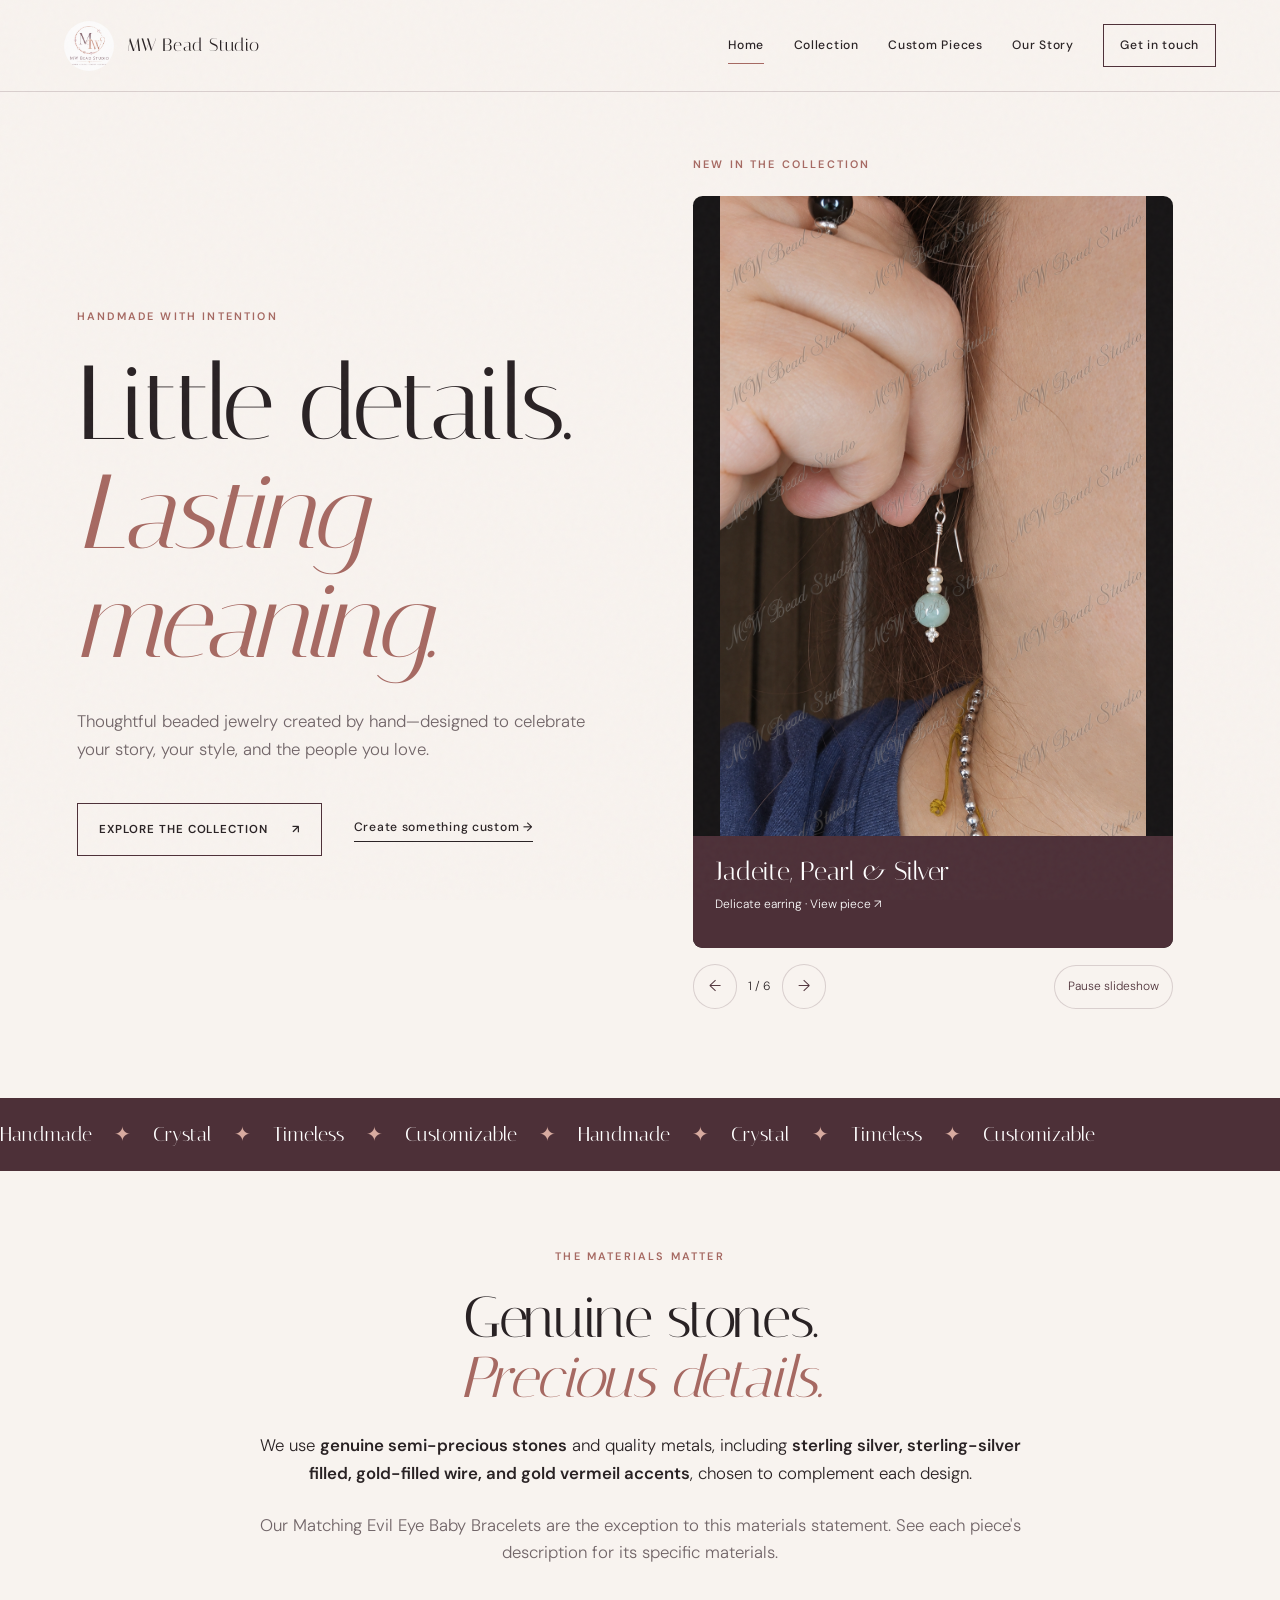
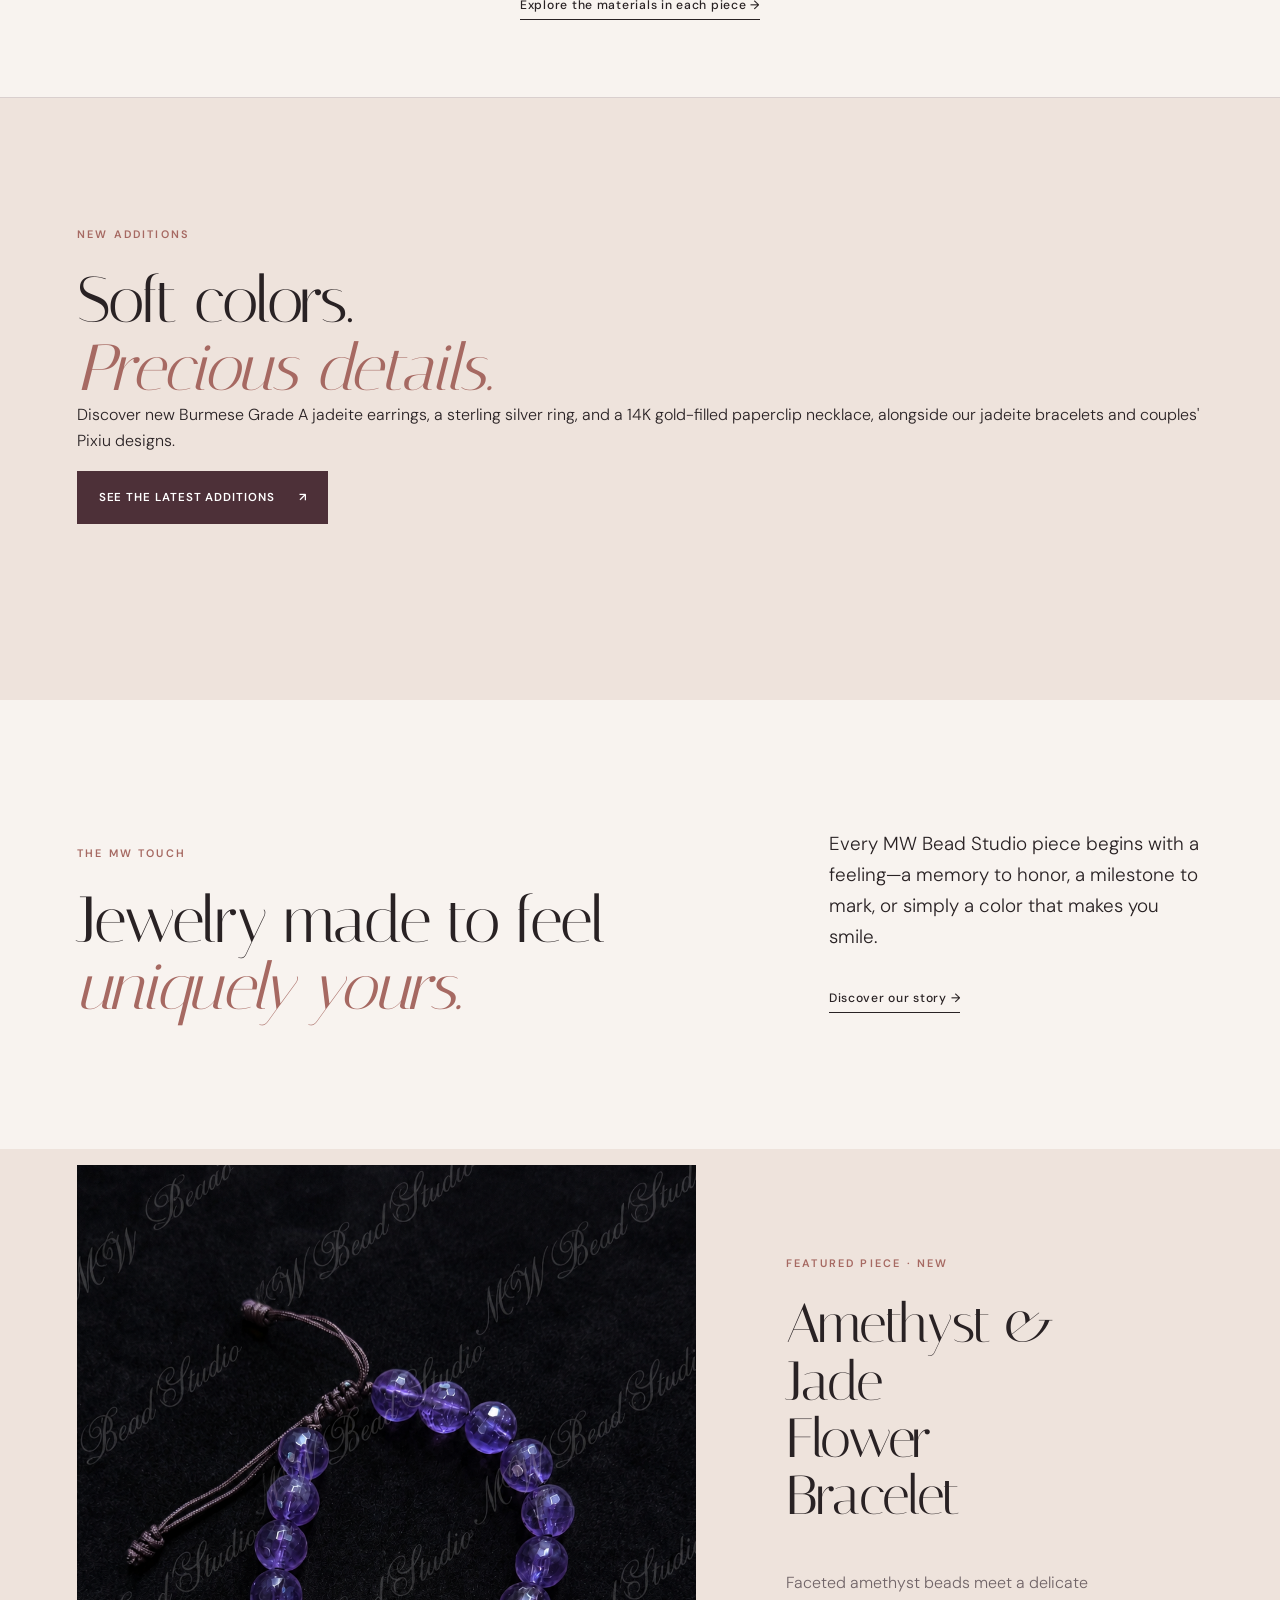
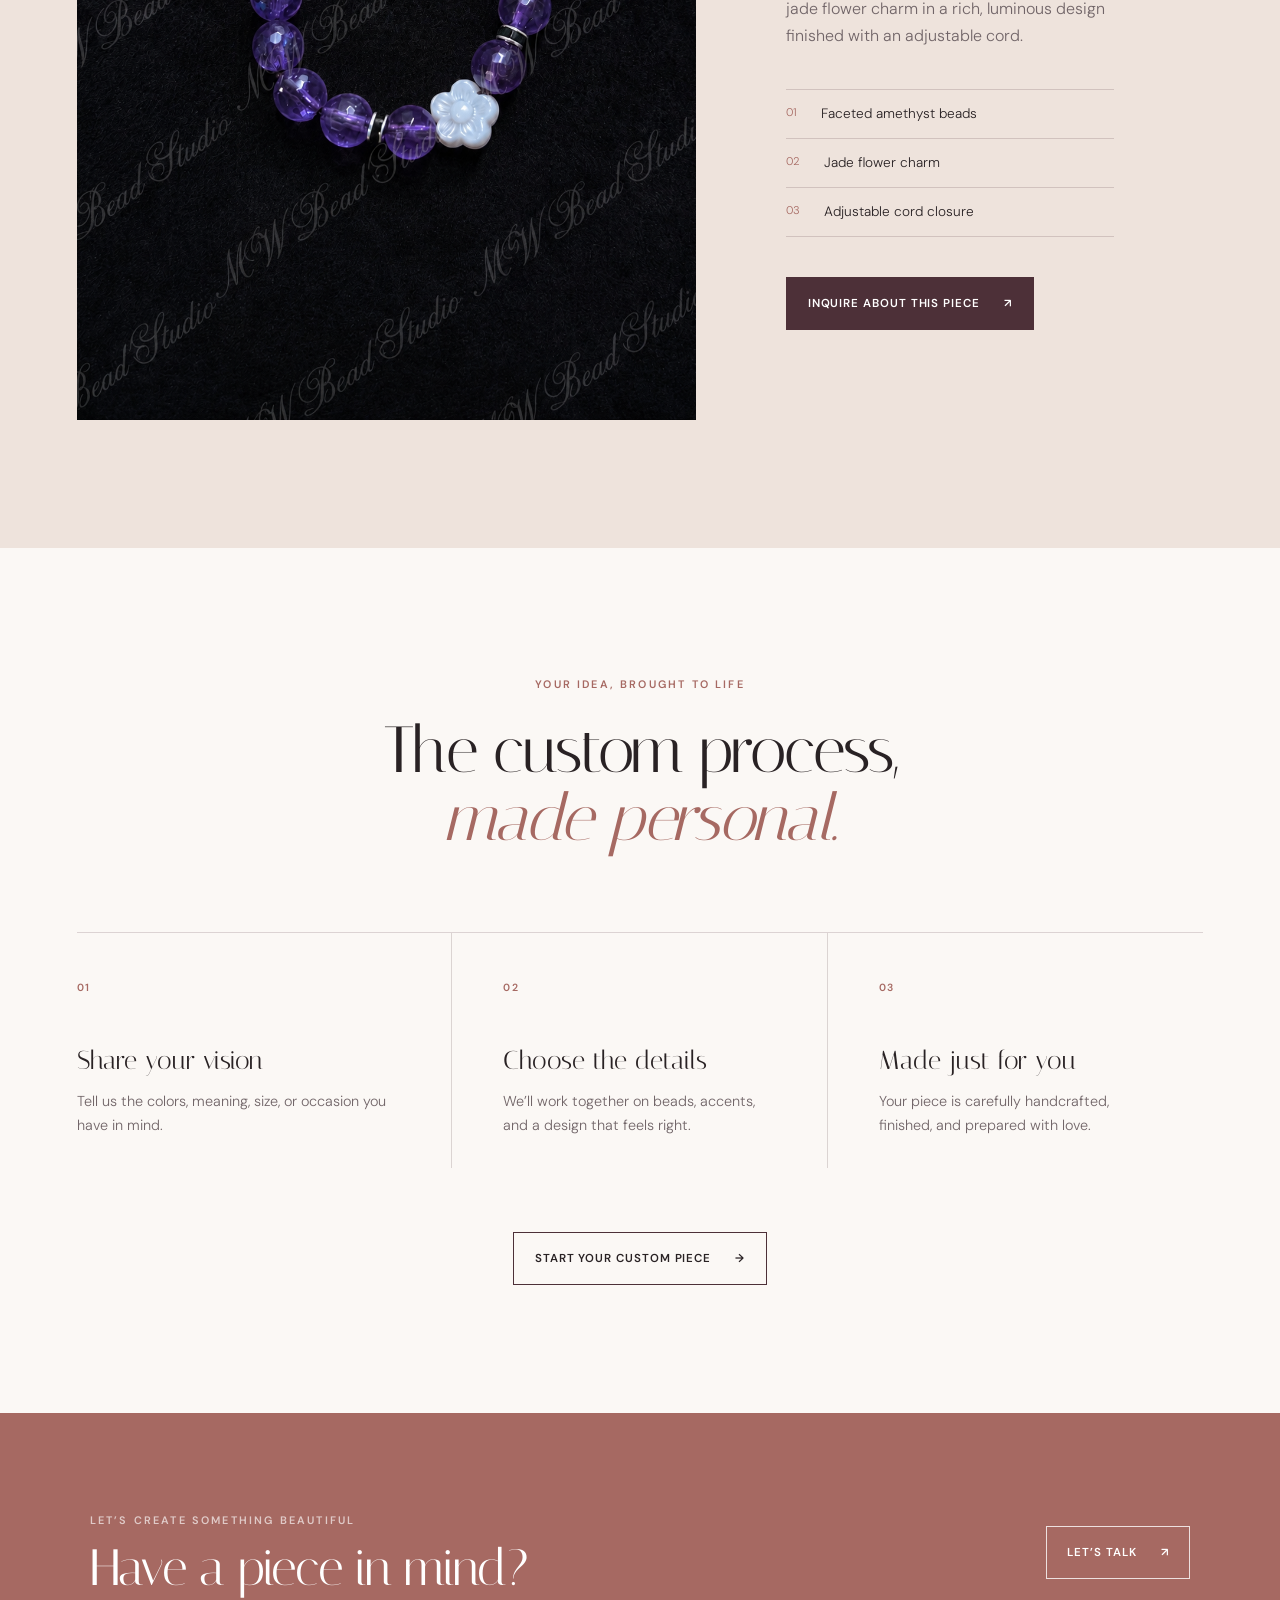
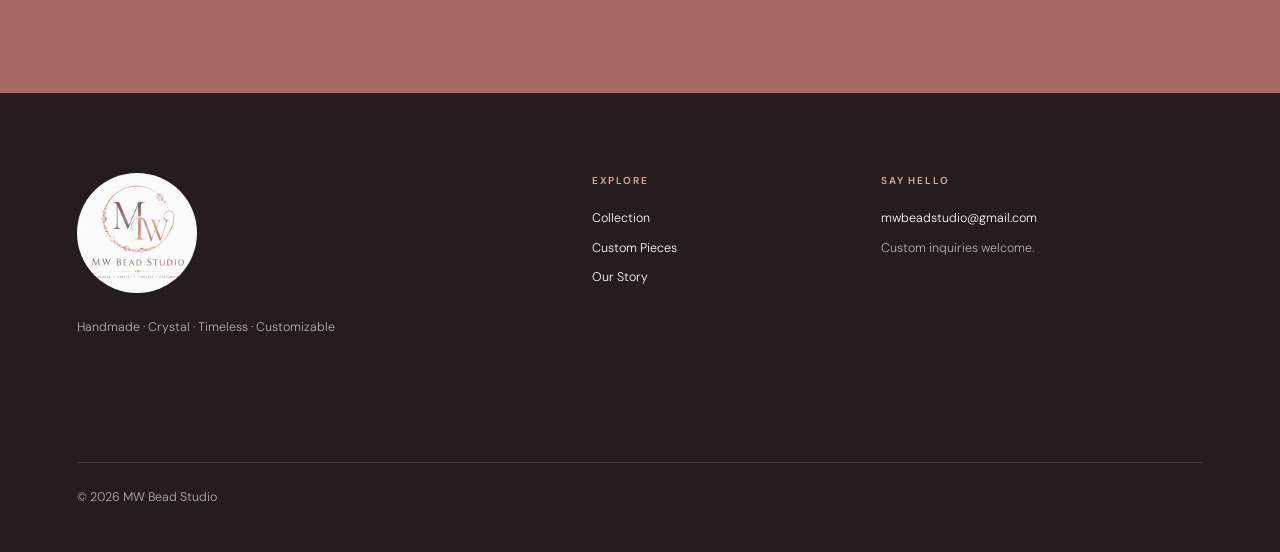
<file: index.html>
<!doctype html>
<html lang="en">
<head>
  <meta charset="utf-8">
  <meta name="viewport" content="width=device-width, initial-scale=1">
  <meta name="description" content="MW Bead Studio creates handmade, timeless and customizable beaded jewelry with meaningful details.">
  <meta name="theme-color" content="#f8f3ef">
  <title>MW Bead Studio | Handmade Jewelry</title>
  <link rel="preconnect" href="https://fonts.googleapis.com">
  <link rel="preconnect" href="https://fonts.gstatic.com" crossorigin>
  <link href="https://fonts.googleapis.com/css2?family=DM+Sans:wght@300;400;500;600&family=Italiana&display=swap" rel="stylesheet">
  <link rel="stylesheet" href="styles.css">
  <script src="script.js" defer></script>
</head>
<body>
  <a class="skip-link" href="#main">Skip to content</a>

  <header class="site-header">
    <a class="brand" href="index.html" aria-label="MW Bead Studio home">
      <img src="images/MW_logo.png" alt="">
      <span>MW Bead Studio</span>
    </a>
    <button class="menu-toggle" type="button" aria-expanded="false" aria-controls="site-nav">
      <span></span><span></span><span></span>
      <span class="sr-only">Menu</span>
    </button>
    <nav id="site-nav" class="site-nav" aria-label="Primary navigation">
      <a class="active" href="index.html">Home</a>
      <a href="gallery.html">Collection</a>
      <a href="custom.html">Custom Pieces</a>
      <a href="about.html">Our Story</a>
      <a class="nav-cta" href="contact.html">Get in touch</a>
    </nav>
  </header>

  <main id="main">
    <section class="hero">
      <div class="hero-copy reveal">
        <p class="eyebrow">Handmade with intention</p>
        <h1>Little details.<br><em>Lasting meaning.</em></h1>
        <p class="hero-intro">Thoughtful beaded jewelry created by hand—designed to celebrate your story, your style, and the people you love.</p>
        <div class="button-row">
          <a class="button" href="gallery.html">Explore the collection <span aria-hidden="true">↗</span></a>
          <a class="text-link" href="custom.html">Create something custom <span aria-hidden="true">→</span></a>
        </div>
      </div>
      <section class="hero-art additions-carousel reveal" aria-label="New additions to the collection" aria-roledescription="carousel" data-carousel>
        <p class="eyebrow">New in the collection</p>
        <div class="carousel-slides" id="new-addition-slides">
          <a class="carousel-slide" href="gallery.html#jadeite-pearl-sterling-earring" aria-label="1 of 6: Burmese Grade A Jadeite, Pearl and Sterling Silver Earring" data-slide>
            <img src="images/watermarked/jadeite-pearl-sterling-earring.png" alt="Burmese Grade A jadeite bead earring with pearls and a sterling silver bead, worn on an ear" width="1024" height="1536" fetchpriority="high">
            <span class="carousel-caption"><strong>Jadeite, Pearl &amp; Silver</strong><span>Delicate earring &middot; View piece &#8599;</span></span>
          </a>
          <a class="carousel-slide" href="gallery.html#green-jadeite-sterling-ring" aria-label="2 of 6: Burmese Grade A Green Jadeite and Sterling Silver Ring" data-slide hidden>
            <img src="images/watermarked/green-jadeite-sterling-ring.png" alt="Sterling silver ring with a dark green Burmese Grade A jadeite bead" width="1024" height="1536">
            <span class="carousel-caption"><strong>Green Jadeite Ring</strong><span>Sterling silver &middot; View piece &#8599;</span></span>
          </a>
          <a class="carousel-slide" href="gallery.html#jadeite-barrel-gold-filled-necklace" aria-label="3 of 6: 14K Gold-Filled Paperclip Necklace with Burmese Grade A Jadeite Barrel Bead" data-slide hidden>
            <img src="images/watermarked/jadeite-barrel-gold-filled-necklace.png" alt="14K gold-filled paperclip necklace with a light green Burmese Grade A jadeite barrel bead" width="1024" height="1536">
            <span class="carousel-caption"><strong>Jadeite Barrel Necklace</strong><span>14K gold-filled paperclip chain &middot; View piece &#8599;</span></span>
          </a>
          <a class="carousel-slide" href="gallery.html#jadeite-white-gold-bracelet" aria-label="4 of 6: Burmese Grade A Jadeite Bracelet with 18K White Gold Filled Spacers" data-slide hidden>
            <img src="images/watermarked/jadeite-white-gold-bracelet.png" alt="Burmese Grade A jadeite bead bracelet with 18K white gold filled spacers and a dark cord" width="450" height="600">
            <span class="carousel-caption"><strong>Jadeite &amp; 18K White Gold Filled Spacers</strong><span>Burmese Grade A jadeite &middot; View piece &#8599;</span></span>
          </a>
          <a class="carousel-slide" href="gallery.html#lavender-green-jadeite-bracelet" aria-label="5 of 6: Lavender and Green Burmese Grade A Jadeite Bracelet" data-slide hidden>
            <img src="images/watermarked/lavender-green-jadeite-bracelet.png" alt="Light lavender and light green Burmese Grade A jadeite bracelet with sterling silver spacers and cord clasp" width="450" height="600">
            <span class="carousel-caption"><strong>Lavender &amp; Green Jadeite</strong><span>Sterling silver details &middot; View piece &#8599;</span></span>
          </a>
          <a class="carousel-slide" href="gallery.html#couples-pixiu-bracelets" aria-label="6 of 6: Couples' Pixiu, Hematite and Onyx Bracelets" data-slide hidden>
            <img src="images/watermarked/homepage_10_29(1)-watermarked.png" alt="Couples' sterling silver Pixiu bracelets with black onyx and hematite beads" width="450" height="600">
            <span class="carousel-caption"><strong>Pixiu, Hematite &amp; Onyx</strong><span>A meaningful pair to share &middot; View piece &#8599;</span></span>
          </a>
        </div>
        <div class="carousel-controls" hidden>
          <button type="button" data-previous aria-label="Previous addition" aria-controls="new-addition-slides">&#8592;</button>
          <span class="carousel-count" data-carousel-count aria-live="off">1 / 6</span>
          <button type="button" data-next aria-label="Next addition" aria-controls="new-addition-slides">&#8594;</button>
          <button type="button" class="carousel-pause" data-pause>Pause slideshow</button>
        </div>
        <span class="sr-only" data-carousel-status role="status"></span>
      </section>
    </section>

    <section class="marquee" aria-label="Brand values">
      <div>Handmade <span>✦</span> Crystal <span>✦</span> Timeless <span>✦</span> Customizable <span>✦</span> Handmade <span>✦</span> Crystal <span>✦</span> Timeless <span>✦</span> Customizable</div>
    </section>

    <section class="materials-note" aria-labelledby="materials-title">
      <p class="eyebrow">The materials matter</p>
      <h2 id="materials-title">Genuine stones.<br><em>Precious details.</em></h2>
      <p>We use <strong>genuine semi-precious stones</strong> and quality metals, including <strong>sterling silver, sterling-silver filled, gold-filled wire, and gold vermeil accents</strong>, chosen to complement each design.</p>
      <p class="materials-exception">Our Matching Evil Eye Baby Bracelets are the exception to this materials statement. See each piece's description for its specific materials.</p>
      <a class="text-link" href="gallery.html">Explore the materials in each piece <span aria-hidden="true">&#8594;</span></a>
    </section>

    <section id="new-additions" class="new-additions section-pad" aria-labelledby="new-additions-title">
      <div class="section-heading reveal">
        <p class="eyebrow">New additions</p>
        <h2 id="new-additions-title">Soft colors.<br><em>Precious details.</em></h2>
        <p>Discover new Burmese Grade A jadeite earrings, a sterling silver ring, and a 14K gold-filled paperclip necklace, alongside our jadeite bracelets and couples' Pixiu designs.</p>
        <a class="button button-dark" href="gallery.html">See the latest additions <span aria-hidden="true">&#8599;</span></a>
      </div>
    </section>
    <section class="intro-section section-pad">
      <div class="section-heading reveal">
        <p class="eyebrow">The MW touch</p>
        <h2>Jewelry made to feel<br><em>uniquely yours.</em></h2>
      </div>
      <div class="intro-copy reveal">
        <p>Every MW Bead Studio piece begins with a feeling—a memory to honor, a milestone to mark, or simply a color that makes you smile.</p>
        <a class="text-link" href="about.html">Discover our story <span aria-hidden="true">→</span></a>
      </div>
    </section>

    <section id="featured-piece" class="featured section-pad">
      <div class="featured-image reveal">
        <img src="images/watermarked/bracelet_2.png" alt="Amethyst bead bracelet with a jade flower charm and adjustable cord" loading="lazy">
      </div>
      <div class="featured-copy reveal">
        <p class="eyebrow">Featured piece · New</p>
        <h2>Amethyst &amp; Jade<br>Flower Bracelet</h2>
        <p>Faceted amethyst beads meet a delicate jade flower charm in a rich, luminous design finished with an adjustable cord.</p>
        <ul class="detail-list">
          <li><span>01</span> Faceted amethyst beads</li>
          <li><span>02</span> Jade flower charm</li>
          <li><span>03</span> Adjustable cord closure</li>
        </ul>
        <a class="button button-dark" href="mailto:mwbeadstudio@gmail.com?subject=Amethyst%20and%20Jade%20Flower%20Bracelet%20Inquiry">Inquire about this piece <span aria-hidden="true">↗</span></a>
      </div>
    </section>

    <section class="process section-pad">
      <div class="section-heading centered reveal">
        <p class="eyebrow">Your idea, brought to life</p>
        <h2>The custom process,<br><em>made personal.</em></h2>
      </div>
      <div class="steps">
        <article class="step reveal">
          <span>01</span>
          <h3>Share your vision</h3>
          <p>Tell us the colors, meaning, size, or occasion you have in mind.</p>
        </article>
        <article class="step reveal">
          <span>02</span>
          <h3>Choose the details</h3>
          <p>We’ll work together on beads, accents, and a design that feels right.</p>
        </article>
        <article class="step reveal">
          <span>03</span>
          <h3>Made just for you</h3>
          <p>Your piece is carefully handcrafted, finished, and prepared with love.</p>
        </article>
      </div>
      <div class="centered reveal">
        <a class="button" href="custom.html">Start your custom piece <span aria-hidden="true">→</span></a>
      </div>
    </section>

    <section class="cta-band">
      <div class="reveal">
        <p class="eyebrow">Let’s create something beautiful</p>
        <h2>Have a piece in mind?</h2>
      </div>
      <a class="button button-light reveal" href="contact.html">Let’s talk <span aria-hidden="true">↗</span></a>
    </section>
  </main>

  <footer class="site-footer">
    <div class="footer-brand">
      <img src="images/MW_logo.png" alt="MW Bead Studio">
      <p>Handmade · Crystal · Timeless · Customizable</p>
    </div>
    <div>
      <p class="footer-label">Explore</p>
      <a href="gallery.html">Collection</a>
      <a href="custom.html">Custom Pieces</a>
      <a href="about.html">Our Story</a>
    </div>
    <div>
      <p class="footer-label">Say hello</p>
      <a href="mailto:mwbeadstudio@gmail.com">mwbeadstudio@gmail.com</a>
      <p>Custom inquiries welcome.</p>
    </div>
    <p class="copyright">© <span data-year></span> MW Bead Studio</p>
  </footer>
</body>
</html>
</file>
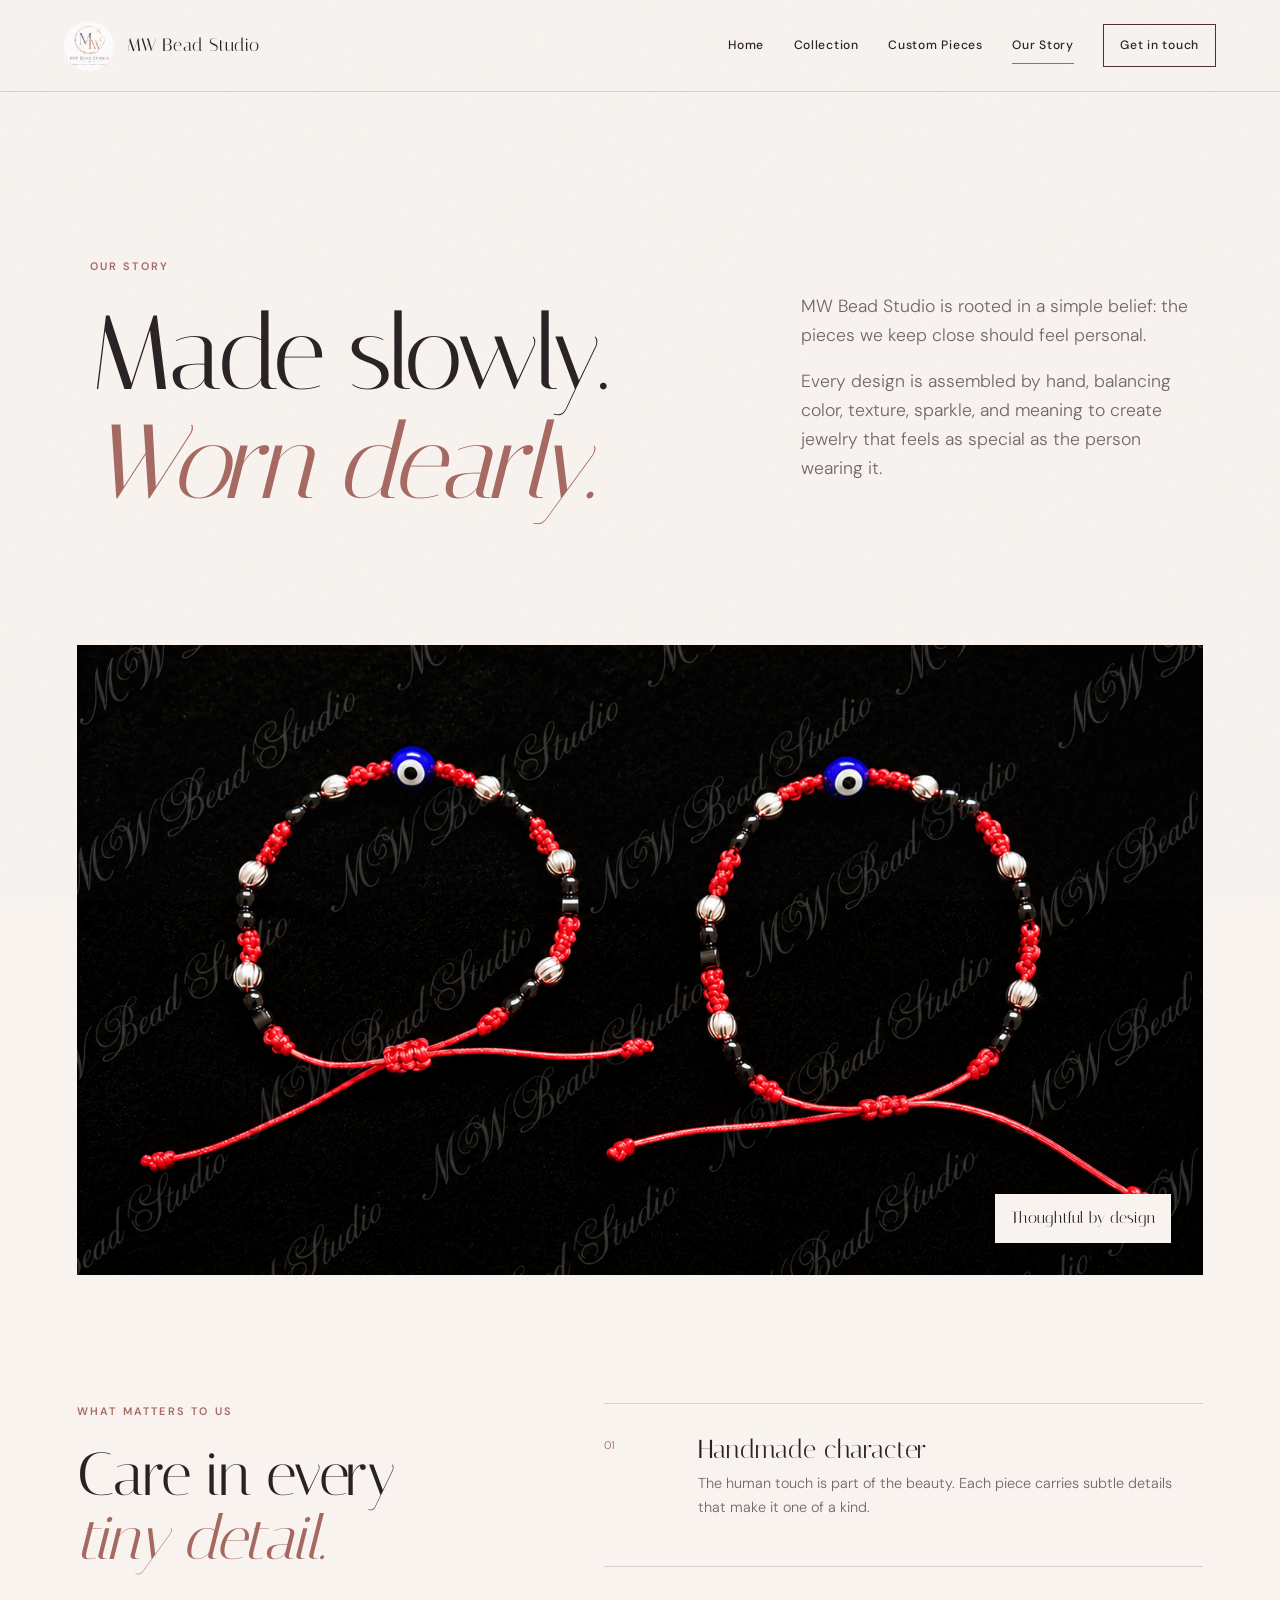
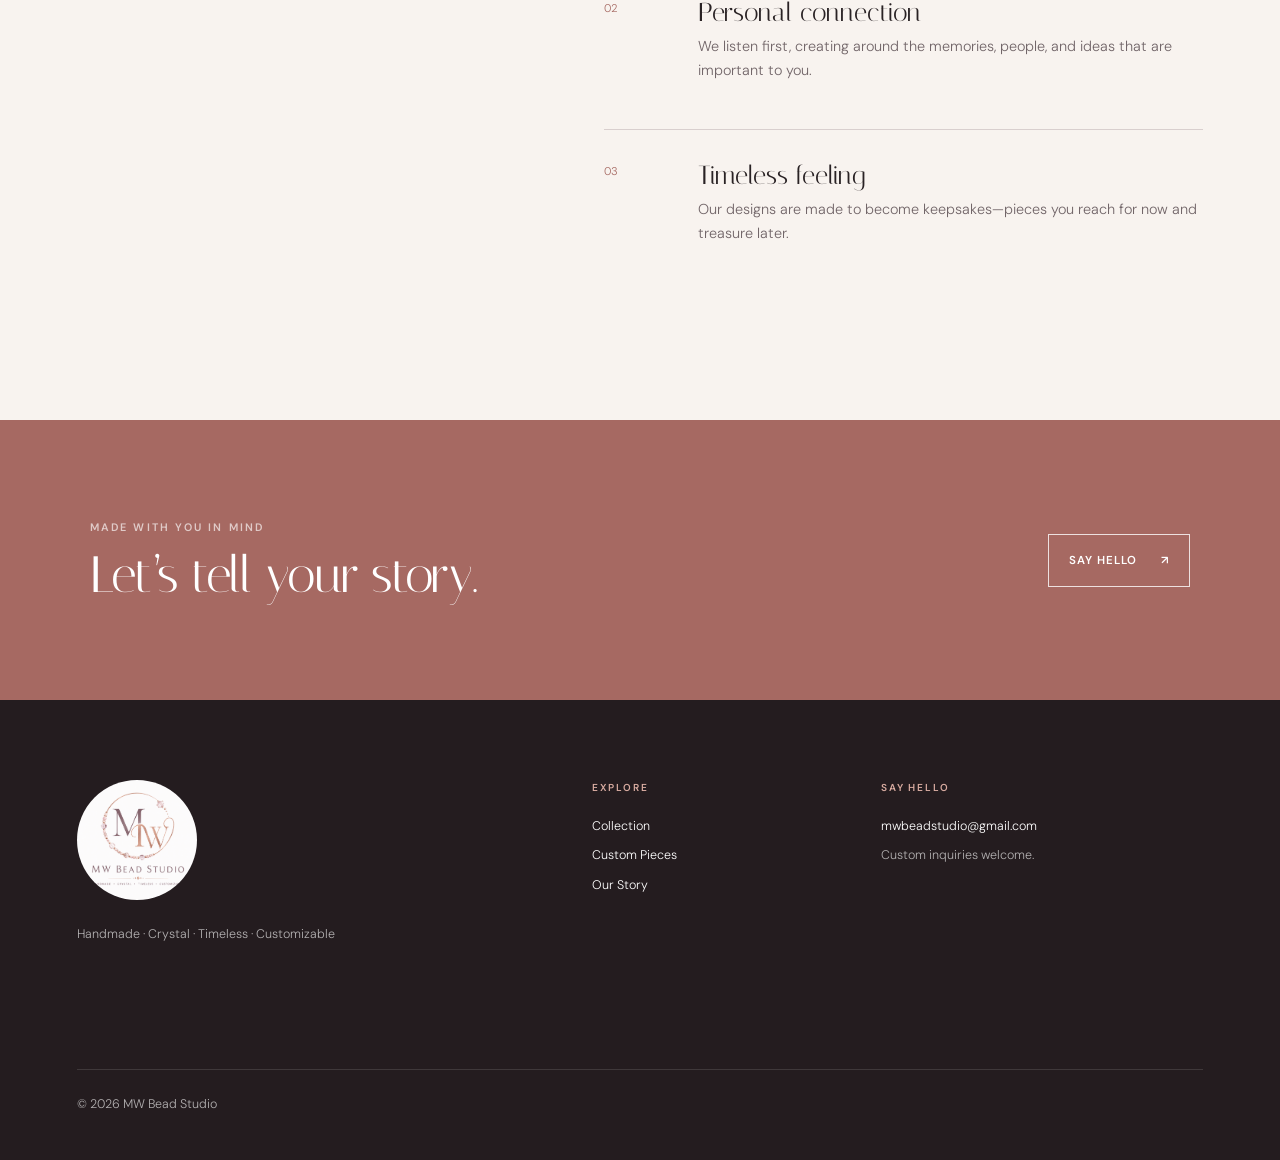
<file: about.html>
<!doctype html>
<html lang="en">
<head>
  <meta charset="utf-8">
  <meta name="viewport" content="width=device-width, initial-scale=1">
  <meta name="description" content="Learn about the care and creativity behind MW Bead Studio.">
  <meta name="theme-color" content="#f8f3ef">
  <title>Our Story | MW Bead Studio</title>
  <link rel="preconnect" href="https://fonts.googleapis.com">
  <link rel="preconnect" href="https://fonts.gstatic.com" crossorigin>
  <link href="https://fonts.googleapis.com/css2?family=DM+Sans:wght@300;400;500;600&family=Italiana&display=swap" rel="stylesheet">
  <link rel="stylesheet" href="styles.css">
  <script src="script.js" defer></script>
</head>
<body>
  <a class="skip-link" href="#main">Skip to content</a>

  <header class="site-header">
    <a class="brand" href="index.html">
      <img src="images/MW_logo.png" alt="">
      <span>MW Bead Studio</span>
    </a>
    <button class="menu-toggle" type="button" aria-expanded="false" aria-controls="site-nav">
      <span></span><span></span><span></span>
      <span class="sr-only">Menu</span>
    </button>
    <nav id="site-nav" class="site-nav" aria-label="Primary navigation">
      <a href="index.html">Home</a>
      <a href="gallery.html">Collection</a>
      <a href="custom.html">Custom Pieces</a>
      <a class="active" href="about.html">Our Story</a>
      <a class="nav-cta" href="contact.html">Get in touch</a>
    </nav>
  </header>

  <main id="main">
    <section class="about-hero">
      <div class="reveal">
        <p class="eyebrow">Our story</p>
        <h1>Made slowly.<br><em>Worn dearly.</em></h1>
      </div>
      <div class="reveal">
        <p>MW Bead Studio is rooted in a simple belief: the pieces we keep close should feel personal.</p>
        <p>Every design is assembled by hand, balancing color, texture, sparkle, and meaning to create jewelry that feels as special as the person wearing it.</p>
      </div>
    </section>

    <section class="about-image reveal">
      <img src="images/watermarked/hindu_evil_eye_infant_bracelets.png" alt="A pair of handmade MW Bead Studio evil eye bracelets" loading="lazy">
      <span>Thoughtful by design</span>
    </section>

    <section class="values section-pad">
      <div>
        <p class="eyebrow">What matters to us</p>
        <h2>Care in every<br><em>tiny detail.</em></h2>
      </div>
      <div class="value-list">
        <article>
          <span>01</span>
          <div>
            <h3>Handmade character</h3>
            <p>The human touch is part of the beauty. Each piece carries subtle details that make it one of a kind.</p>
          </div>
        </article>
        <article>
          <span>02</span>
          <div>
            <h3>Personal connection</h3>
            <p>We listen first, creating around the memories, people, and ideas that are important to you.</p>
          </div>
        </article>
        <article>
          <span>03</span>
          <div>
            <h3>Timeless feeling</h3>
            <p>Our designs are made to become keepsakes—pieces you reach for now and treasure later.</p>
          </div>
        </article>
      </div>
    </section>

    <section class="cta-band">
      <div>
        <p class="eyebrow">Made with you in mind</p>
        <h2>Let’s tell your story.</h2>
      </div>
      <a class="button button-light" href="contact.html">Say hello <span aria-hidden="true">↗</span></a>
    </section>
  </main>

  <footer class="site-footer">
    <div class="footer-brand">
      <img src="images/MW_logo.png" alt="MW Bead Studio">
      <p>Handmade · Crystal · Timeless · Customizable</p>
    </div>
    <div>
      <p class="footer-label">Explore</p>
      <a href="gallery.html">Collection</a>
      <a href="custom.html">Custom Pieces</a>
      <a href="about.html">Our Story</a>
    </div>
    <div>
      <p class="footer-label">Say hello</p>
      <a href="mailto:mwbeadstudio@gmail.com">mwbeadstudio@gmail.com</a>
      <p>Custom inquiries welcome.</p>
    </div>
    <p class="copyright">© <span data-year></span> MW Bead Studio</p>
  </footer>
</body>
</html>
</file>
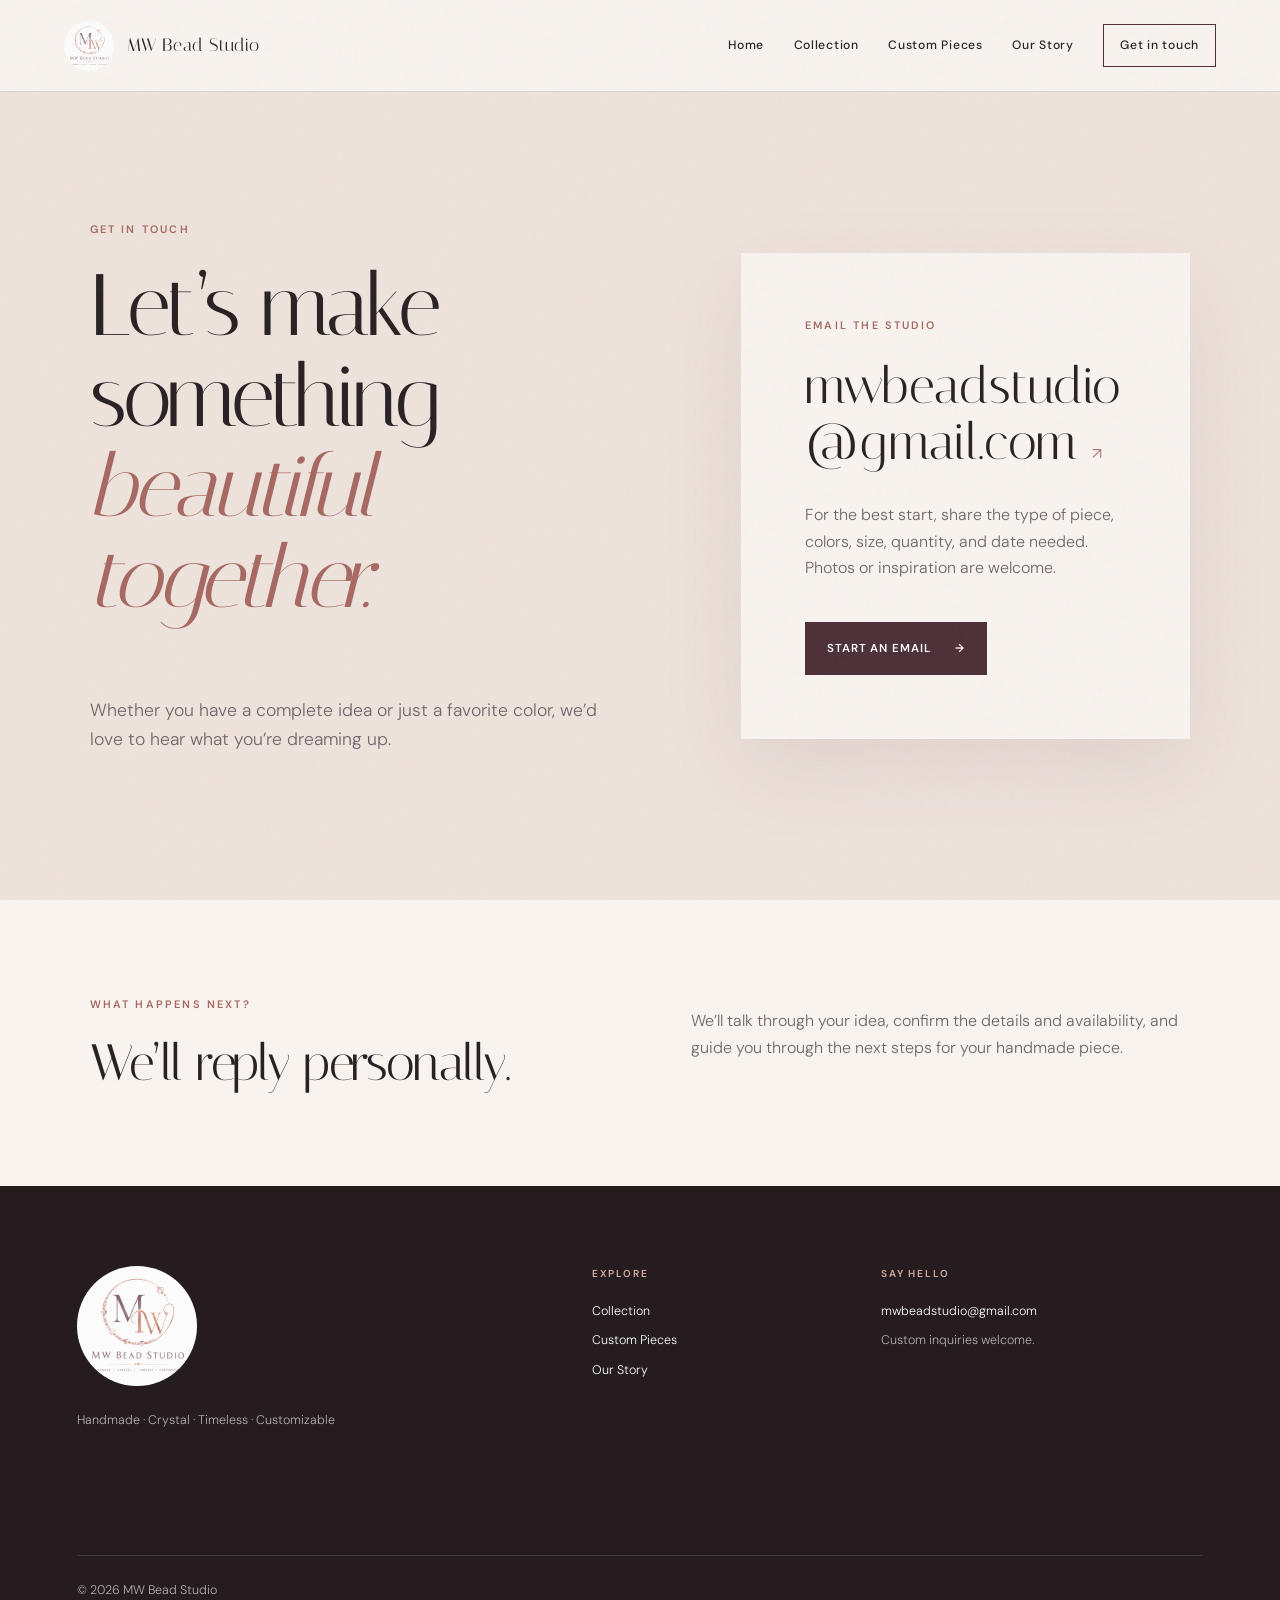
<file: contact.html>
<!doctype html>
<html lang="en">
<head>
  <meta charset="utf-8">
  <meta name="viewport" content="width=device-width, initial-scale=1">
  <meta name="description" content="Contact MW Bead Studio about handmade and custom jewelry.">
  <meta name="theme-color" content="#f8f3ef">
  <title>Contact | MW Bead Studio</title>
  <link rel="preconnect" href="https://fonts.googleapis.com">
  <link rel="preconnect" href="https://fonts.gstatic.com" crossorigin>
  <link href="https://fonts.googleapis.com/css2?family=DM+Sans:wght@300;400;500;600&family=Italiana&display=swap" rel="stylesheet">
  <link rel="stylesheet" href="styles.css">
  <script src="script.js" defer></script>
</head>
<body>
  <a class="skip-link" href="#main">Skip to content</a>

  <header class="site-header">
    <a class="brand" href="index.html">
      <img src="images/MW_logo.png" alt="">
      <span>MW Bead Studio</span>
    </a>
    <button class="menu-toggle" type="button" aria-expanded="false" aria-controls="site-nav">
      <span></span><span></span><span></span>
      <span class="sr-only">Menu</span>
    </button>
    <nav id="site-nav" class="site-nav" aria-label="Primary navigation">
      <a href="index.html">Home</a>
      <a href="gallery.html">Collection</a>
      <a href="custom.html">Custom Pieces</a>
      <a href="about.html">Our Story</a>
      <a class="nav-cta active" href="contact.html">Get in touch</a>
    </nav>
  </header>

  <main id="main" class="contact-page">
    <section class="contact-wrap">
      <div class="contact-copy reveal">
        <p class="eyebrow">Get in touch</p>
        <h1>Let’s make something<br><em>beautiful together.</em></h1>
        <p>Whether you have a complete idea or just a favorite color, we’d love to hear what you’re dreaming up.</p>
      </div>
      <div class="contact-card reveal">
        <p class="eyebrow">Email the studio</p>
        <a class="email-link" href="mailto:mwbeadstudio@gmail.com?subject=MW%20Bead%20Studio%20Inquiry">
          mwbeadstudio<br>@gmail.com <span aria-hidden="true">↗</span>
        </a>
        <p>For the best start, share the type of piece, colors, size, quantity, and date needed. Photos or inspiration are welcome.</p>
        <a class="button button-dark" href="mailto:mwbeadstudio@gmail.com?subject=Custom%20Piece%20Inquiry&amp;body=Hi%20MW%20Bead%20Studio%2C%0A%0AI%27m%20interested%20in%20a%20custom%20piece.%0A%0AType%20of%20piece%3A%0AColors%20or%20style%3A%0ASize%3A%0ADate%20needed%3A%0A%0AThank%20you!">
          Start an email <span aria-hidden="true">→</span>
        </a>
      </div>
    </section>

    <section class="contact-details">
      <div>
        <p class="eyebrow">What happens next?</p>
        <h2>We’ll reply personally.</h2>
      </div>
      <p>We’ll talk through your idea, confirm the details and availability, and guide you through the next steps for your handmade piece.</p>
    </section>
  </main>

  <footer class="site-footer">
    <div class="footer-brand">
      <img src="images/MW_logo.png" alt="MW Bead Studio">
      <p>Handmade · Crystal · Timeless · Customizable</p>
    </div>
    <div>
      <p class="footer-label">Explore</p>
      <a href="gallery.html">Collection</a>
      <a href="custom.html">Custom Pieces</a>
      <a href="about.html">Our Story</a>
    </div>
    <div>
      <p class="footer-label">Say hello</p>
      <a href="mailto:mwbeadstudio@gmail.com">mwbeadstudio@gmail.com</a>
      <p>Custom inquiries welcome.</p>
    </div>
    <p class="copyright">© <span data-year></span> MW Bead Studio</p>
  </footer>
</body>
</html>
</file>
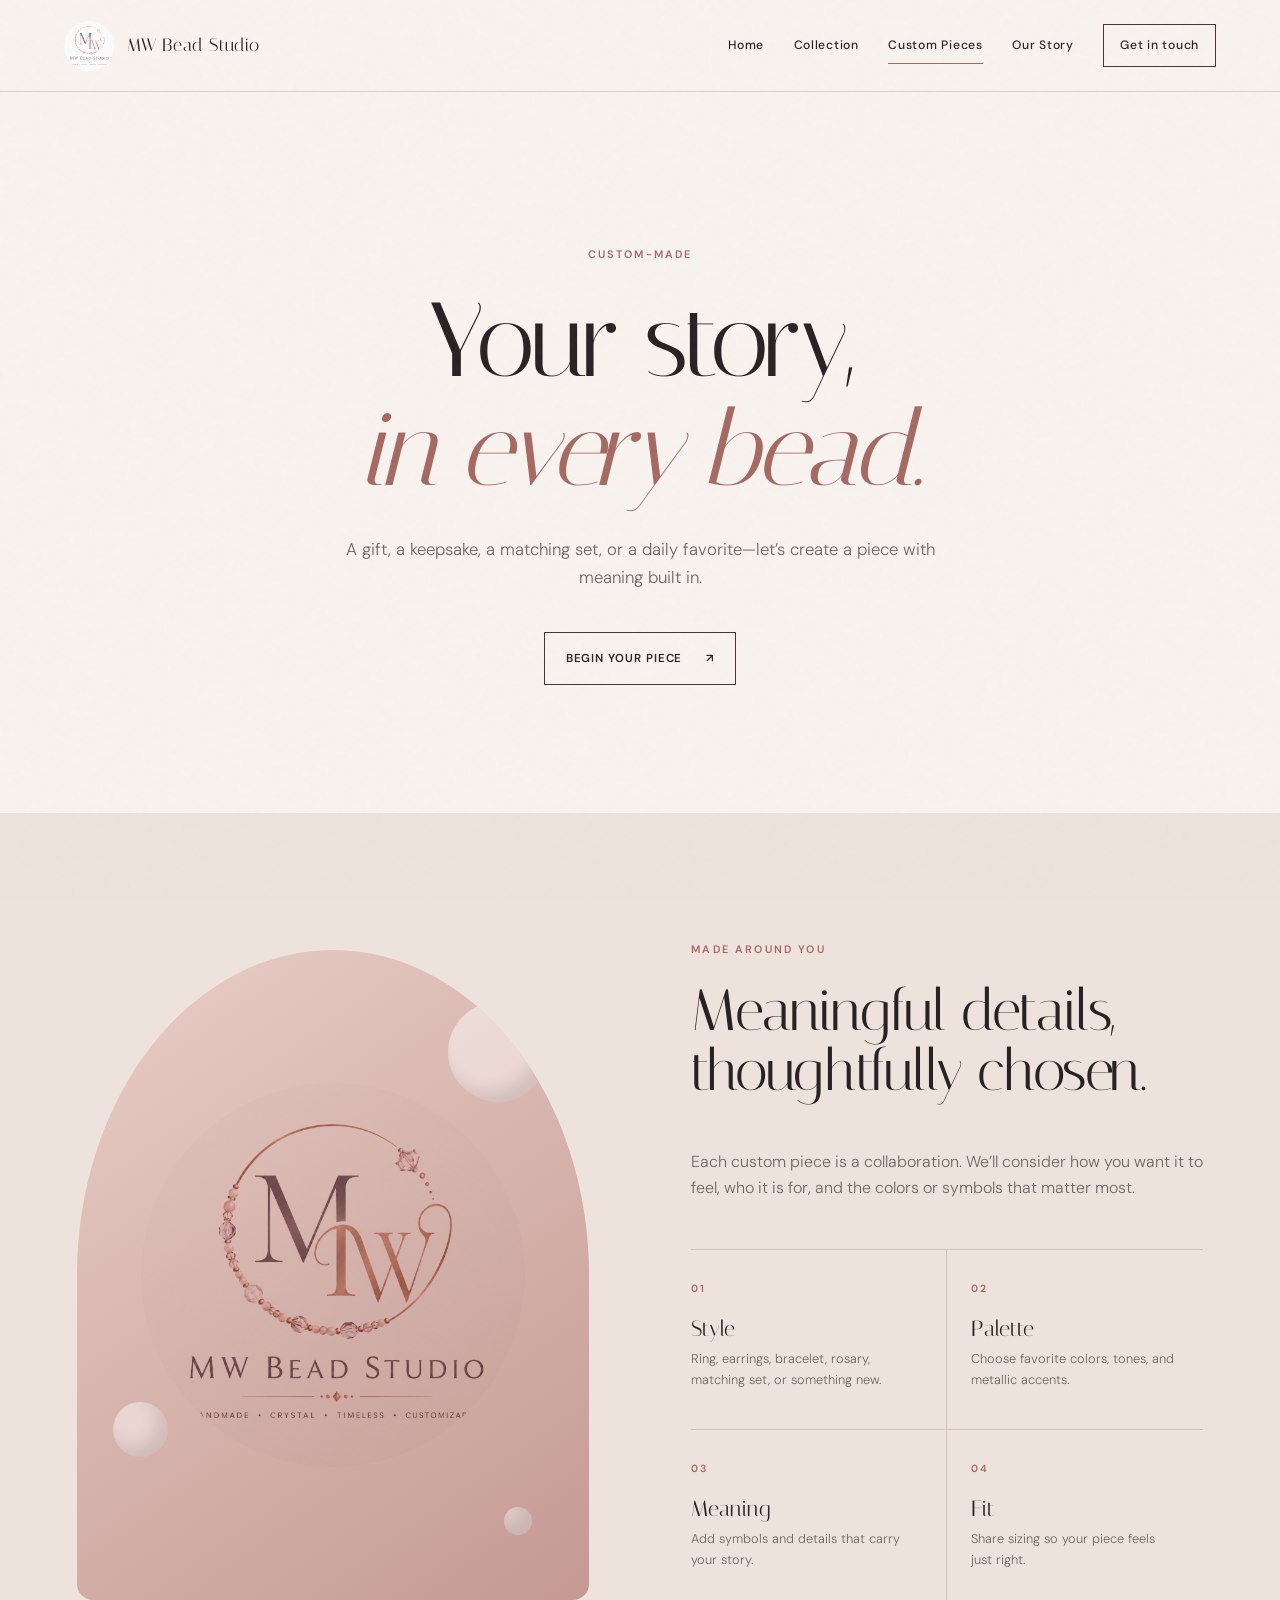
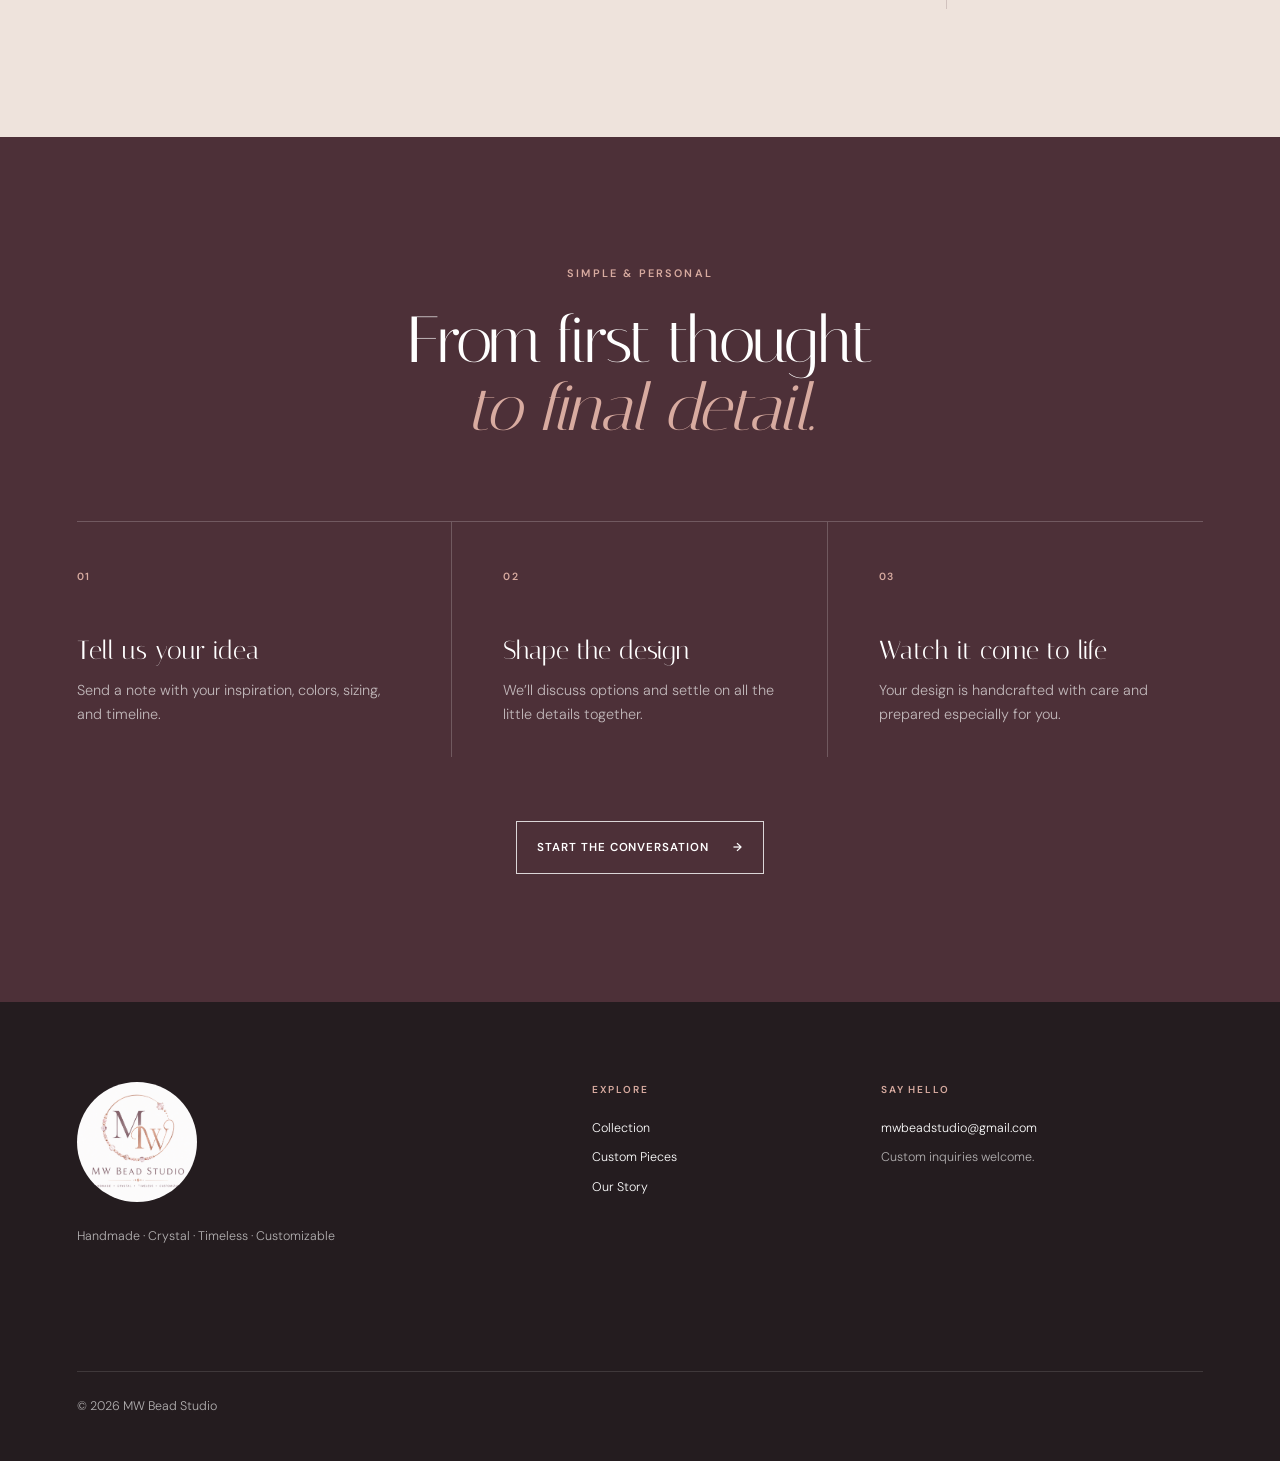
<file: custom.html>
<!doctype html>
<html lang="en">
<head>
  <meta charset="utf-8">
  <meta name="viewport" content="width=device-width, initial-scale=1">
  <meta name="description" content="Create a custom handmade jewelry piece with MW Bead Studio.">
  <meta name="theme-color" content="#f8f3ef">
  <title>Custom Pieces | MW Bead Studio</title>
  <link rel="preconnect" href="https://fonts.googleapis.com">
  <link rel="preconnect" href="https://fonts.gstatic.com" crossorigin>
  <link href="https://fonts.googleapis.com/css2?family=DM+Sans:wght@300;400;500;600&family=Italiana&display=swap" rel="stylesheet">
  <link rel="stylesheet" href="styles.css">
  <script src="script.js" defer></script>
</head>
<body>
  <a class="skip-link" href="#main">Skip to content</a>

  <header class="site-header">
    <a class="brand" href="index.html">
      <img src="images/MW_logo.png" alt="">
      <span>MW Bead Studio</span>
    </a>
    <button class="menu-toggle" type="button" aria-expanded="false" aria-controls="site-nav">
      <span></span><span></span><span></span>
      <span class="sr-only">Menu</span>
    </button>
    <nav id="site-nav" class="site-nav" aria-label="Primary navigation">
      <a href="index.html">Home</a>
      <a href="gallery.html">Collection</a>
      <a class="active" href="custom.html">Custom Pieces</a>
      <a href="about.html">Our Story</a>
      <a class="nav-cta" href="contact.html">Get in touch</a>
    </nav>
  </header>

  <main id="main">
    <section class="page-hero custom-hero">
      <p class="eyebrow reveal">Custom-made</p>
      <h1 class="reveal">Your story,<br><em>in every bead.</em></h1>
      <p class="reveal">A gift, a keepsake, a matching set, or a daily favorite—let’s create a piece with meaning built in.</p>
      <a class="button reveal" href="mailto:mwbeadstudio@gmail.com?subject=Custom%20Piece%20Inquiry">Begin your piece <span aria-hidden="true">↗</span></a>
    </section>

    <section class="custom-grid section-pad">
      <div class="custom-visual reveal">
        <img src="images/MW_logo.png" alt="MW Bead Studio logo">
        <span class="bead bead-a"></span>
        <span class="bead bead-b"></span>
        <span class="bead bead-c"></span>
      </div>
      <div class="custom-content reveal">
        <p class="eyebrow">Made around you</p>
        <h2>Meaningful details,<br>thoughtfully chosen.</h2>
        <p>Each custom piece is a collaboration. We’ll consider how you want it to feel, who it is for, and the colors or symbols that matter most.</p>
        <div class="choice-grid">
          <div>
            <span>01</span>
            <h3>Style</h3>
            <p>Ring, earrings, bracelet, rosary, matching set, or something new.</p>
          </div>
          <div>
            <span>02</span>
            <h3>Palette</h3>
            <p>Choose favorite colors, tones, and metallic accents.</p>
          </div>
          <div>
            <span>03</span>
            <h3>Meaning</h3>
            <p>Add symbols and details that carry your story.</p>
          </div>
          <div>
            <span>04</span>
            <h3>Fit</h3>
            <p>Share sizing so your piece feels just right.</p>
          </div>
        </div>
      </div>
    </section>

    <section class="process process-dark section-pad">
      <div class="section-heading centered">
        <p class="eyebrow">Simple &amp; personal</p>
        <h2>From first thought<br><em>to final detail.</em></h2>
      </div>
      <div class="steps">
        <article class="step">
          <span>01</span>
          <h3>Tell us your idea</h3>
          <p>Send a note with your inspiration, colors, sizing, and timeline.</p>
        </article>
        <article class="step">
          <span>02</span>
          <h3>Shape the design</h3>
          <p>We’ll discuss options and settle on all the little details together.</p>
        </article>
        <article class="step">
          <span>03</span>
          <h3>Watch it come to life</h3>
          <p>Your design is handcrafted with care and prepared especially for you.</p>
        </article>
      </div>
      <div class="centered">
        <a class="button button-light" href="contact.html">Start the conversation <span aria-hidden="true">→</span></a>
      </div>
    </section>
  </main>

  <footer class="site-footer">
    <div class="footer-brand">
      <img src="images/MW_logo.png" alt="MW Bead Studio">
      <p>Handmade · Crystal · Timeless · Customizable</p>
    </div>
    <div>
      <p class="footer-label">Explore</p>
      <a href="gallery.html">Collection</a>
      <a href="custom.html">Custom Pieces</a>
      <a href="about.html">Our Story</a>
    </div>
    <div>
      <p class="footer-label">Say hello</p>
      <a href="mailto:mwbeadstudio@gmail.com">mwbeadstudio@gmail.com</a>
      <p>Custom inquiries welcome.</p>
    </div>
    <p class="copyright">© <span data-year></span> MW Bead Studio</p>
  </footer>
</body>
</html>
</file>
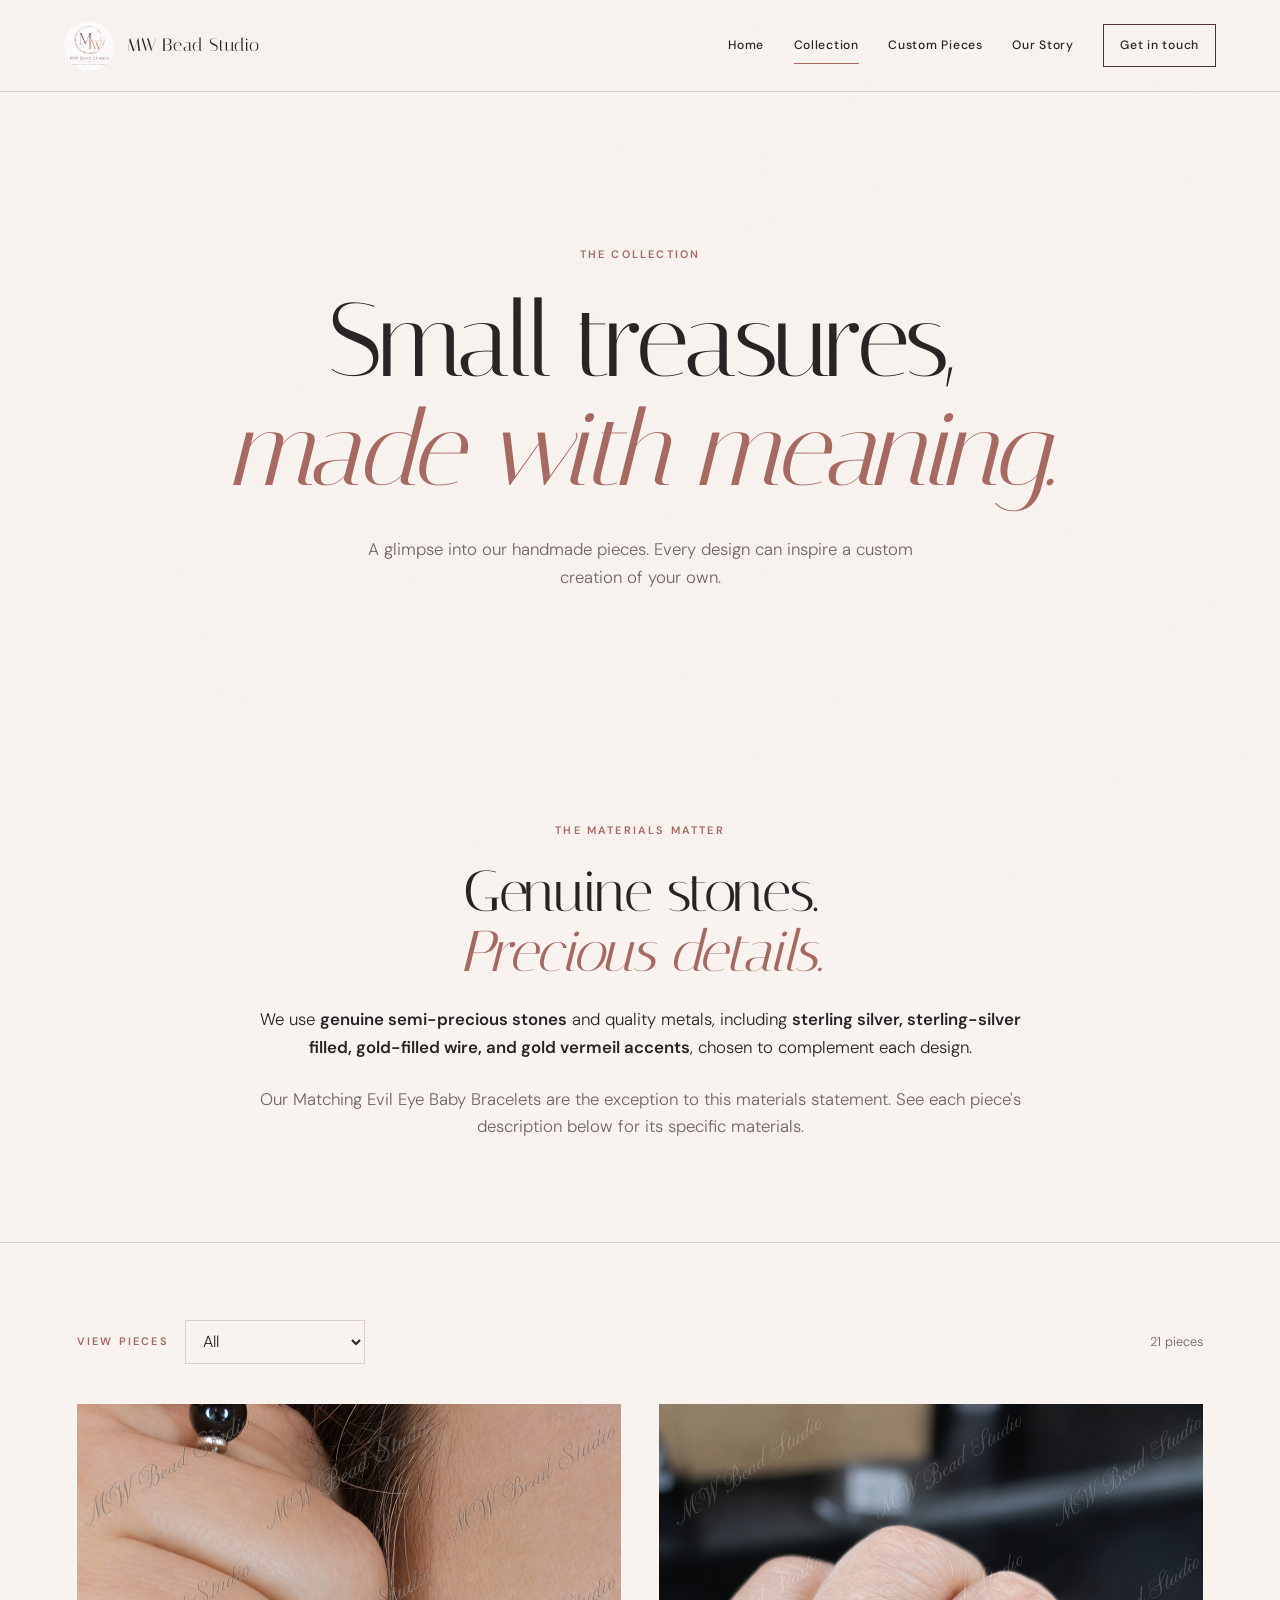
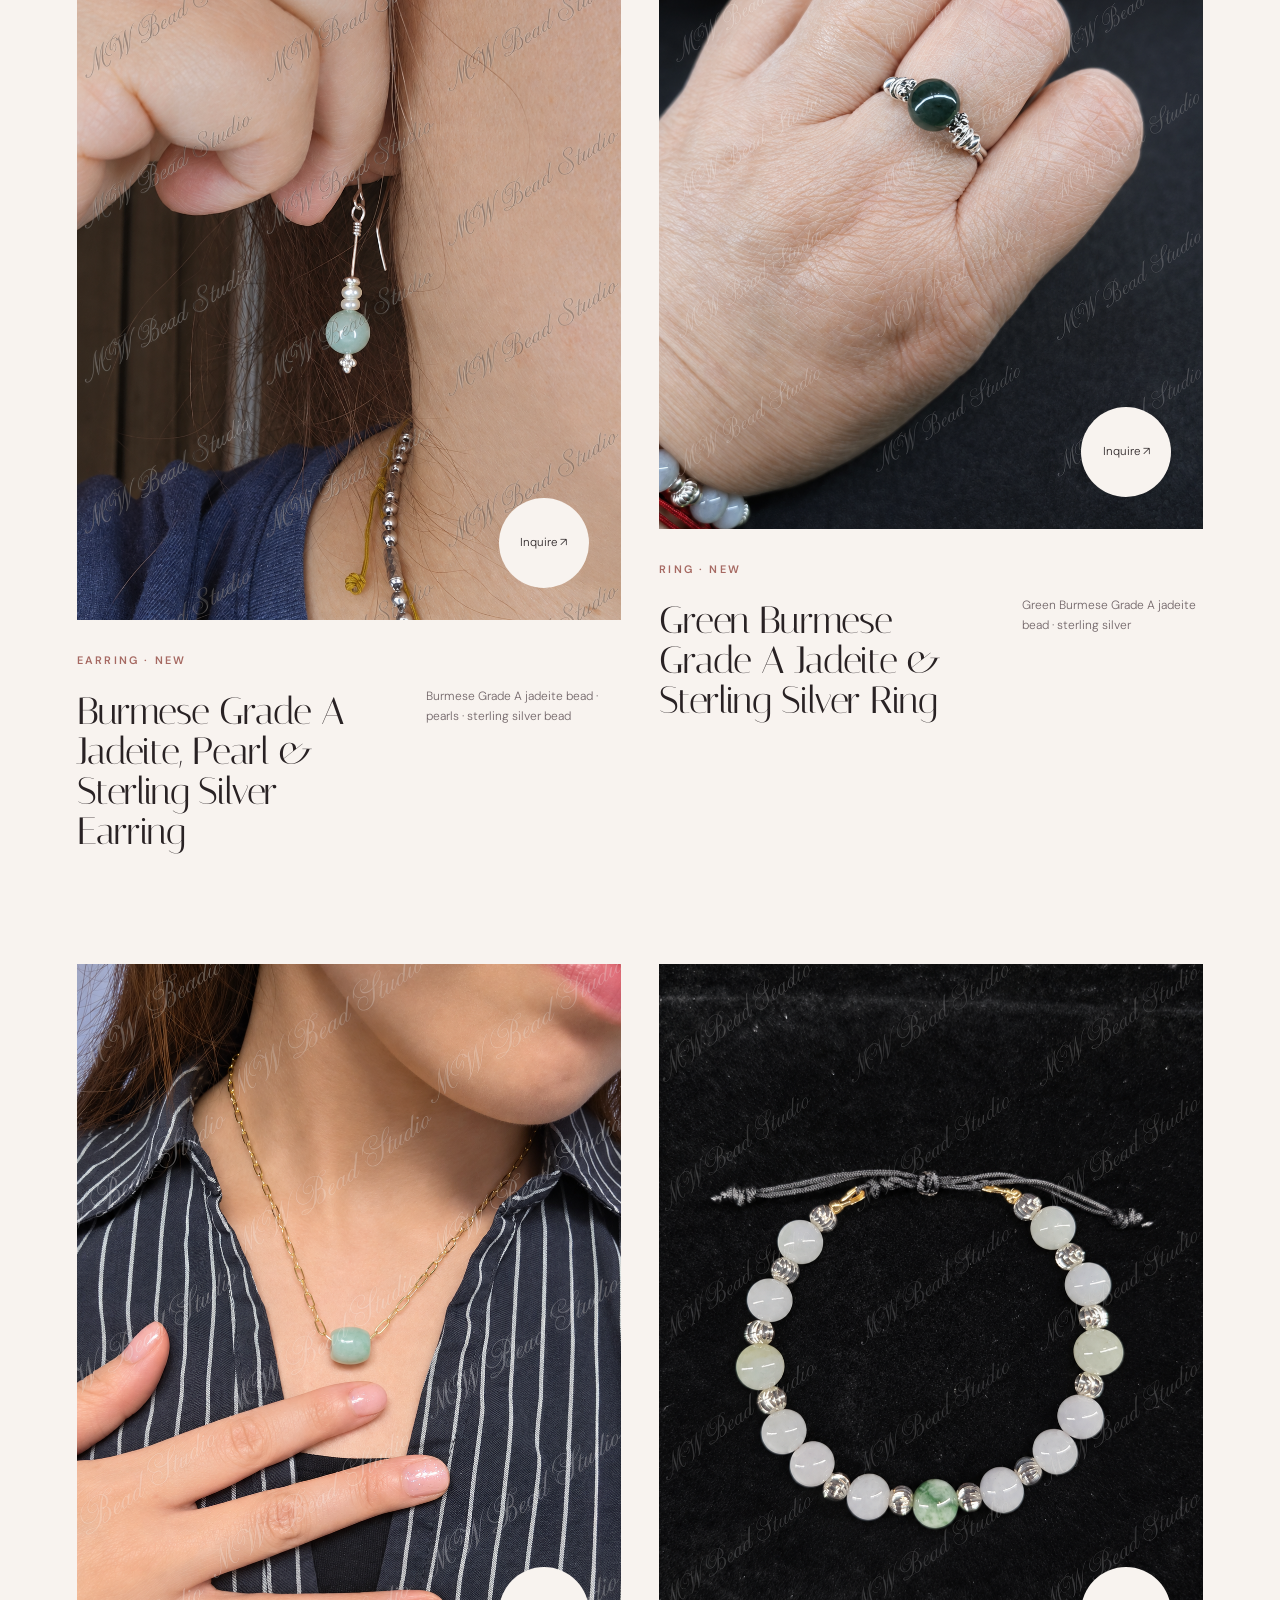
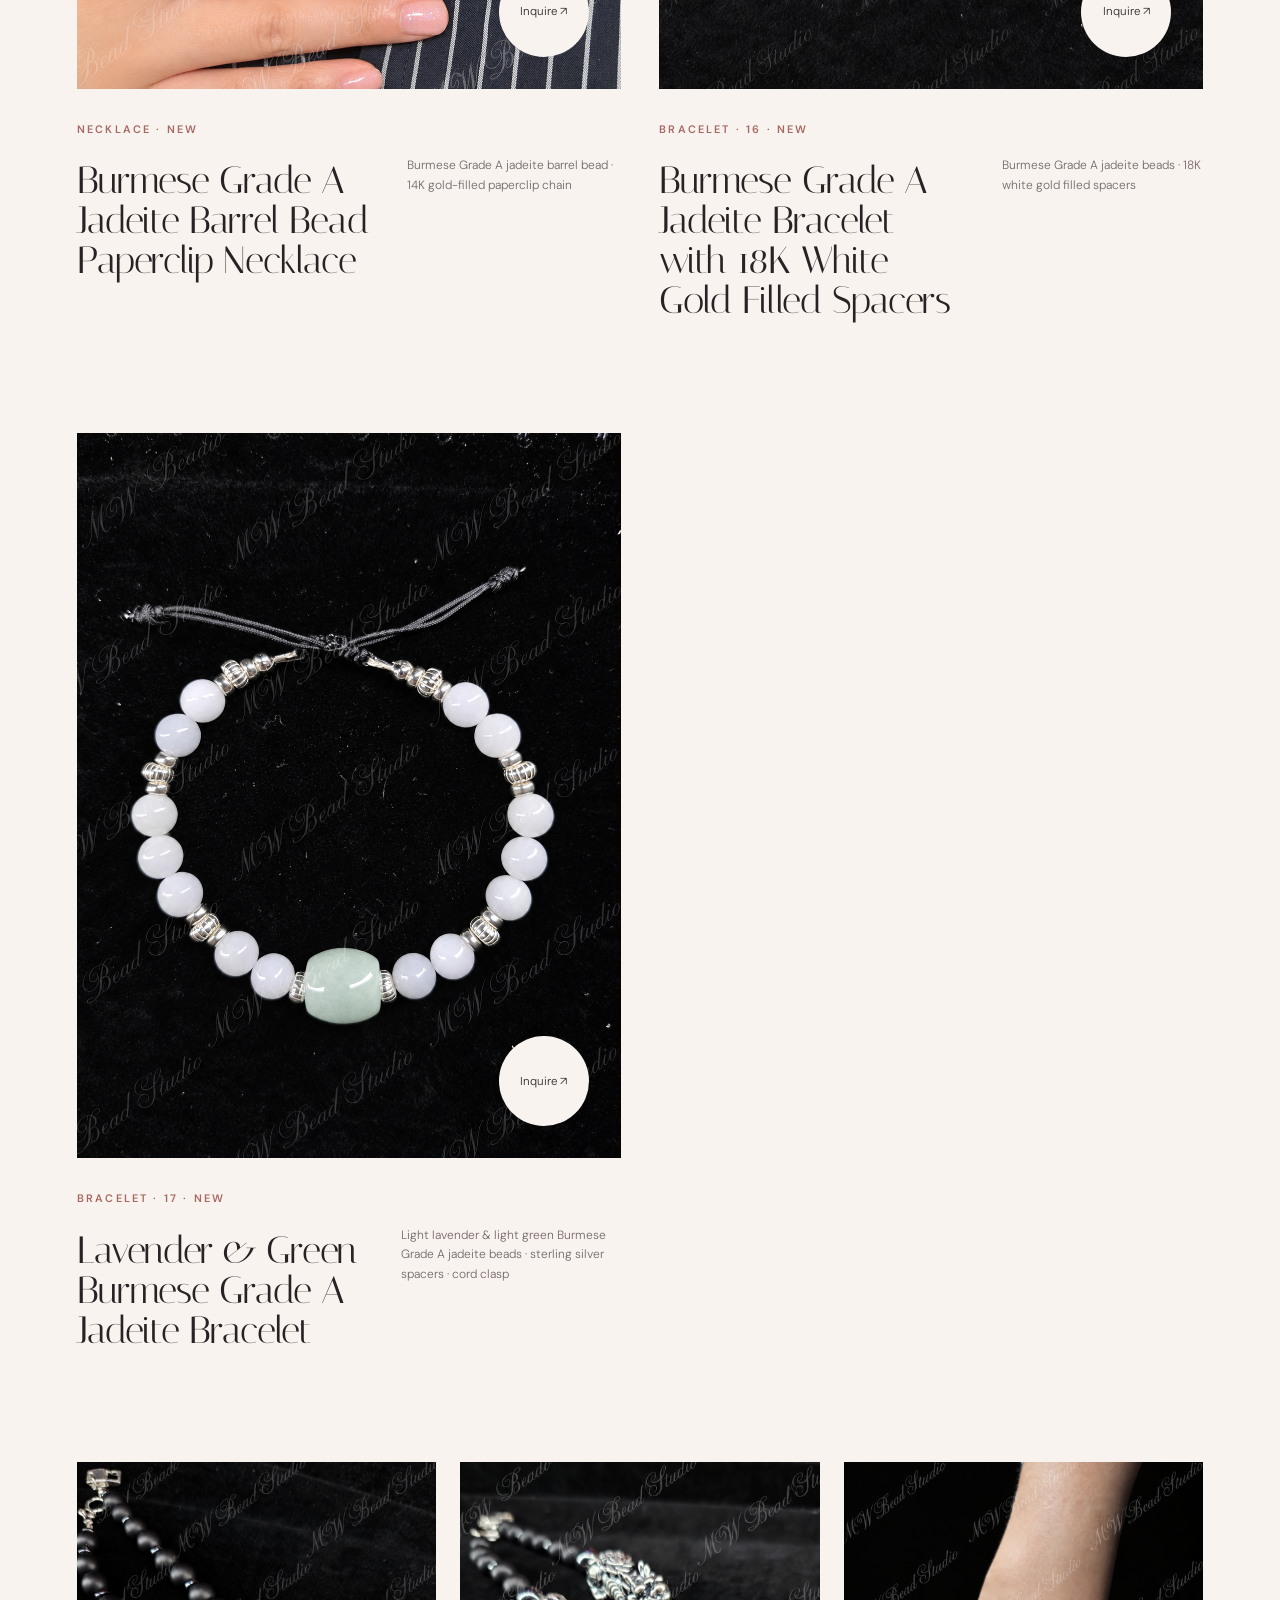
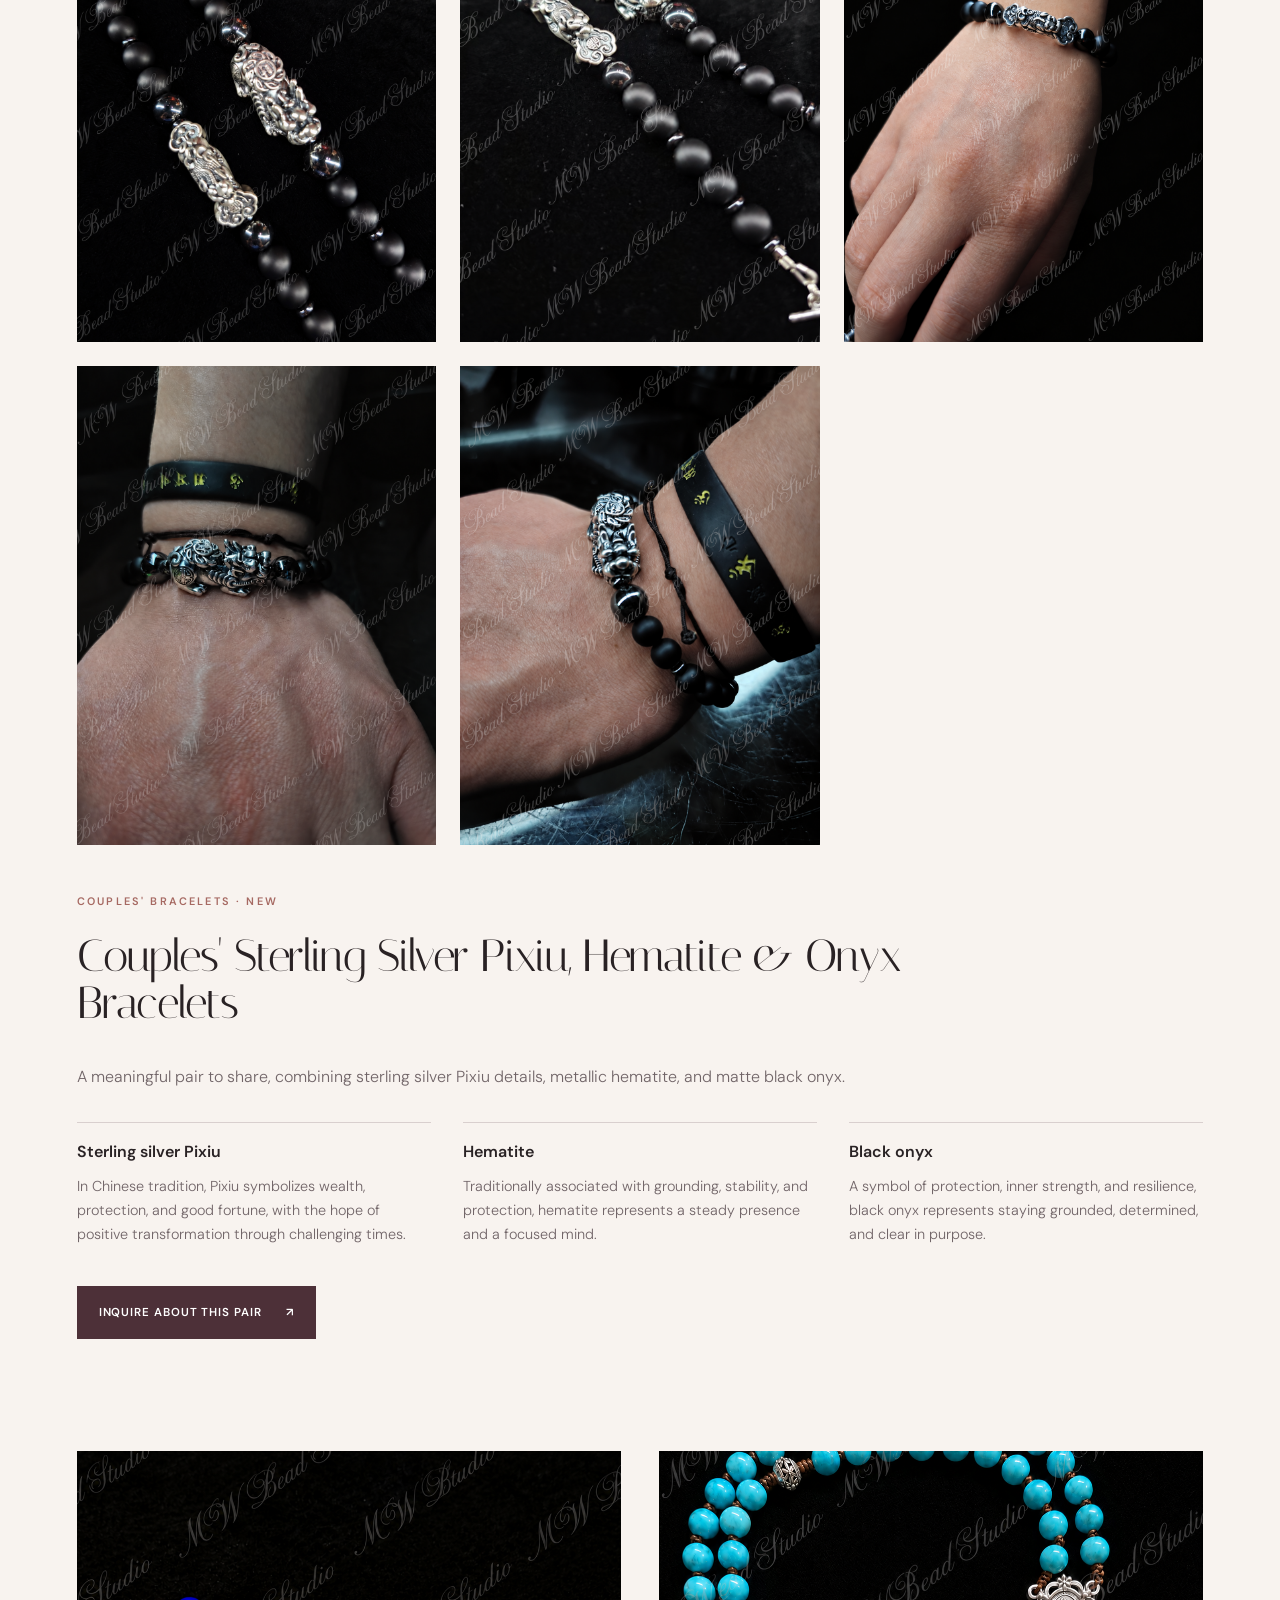
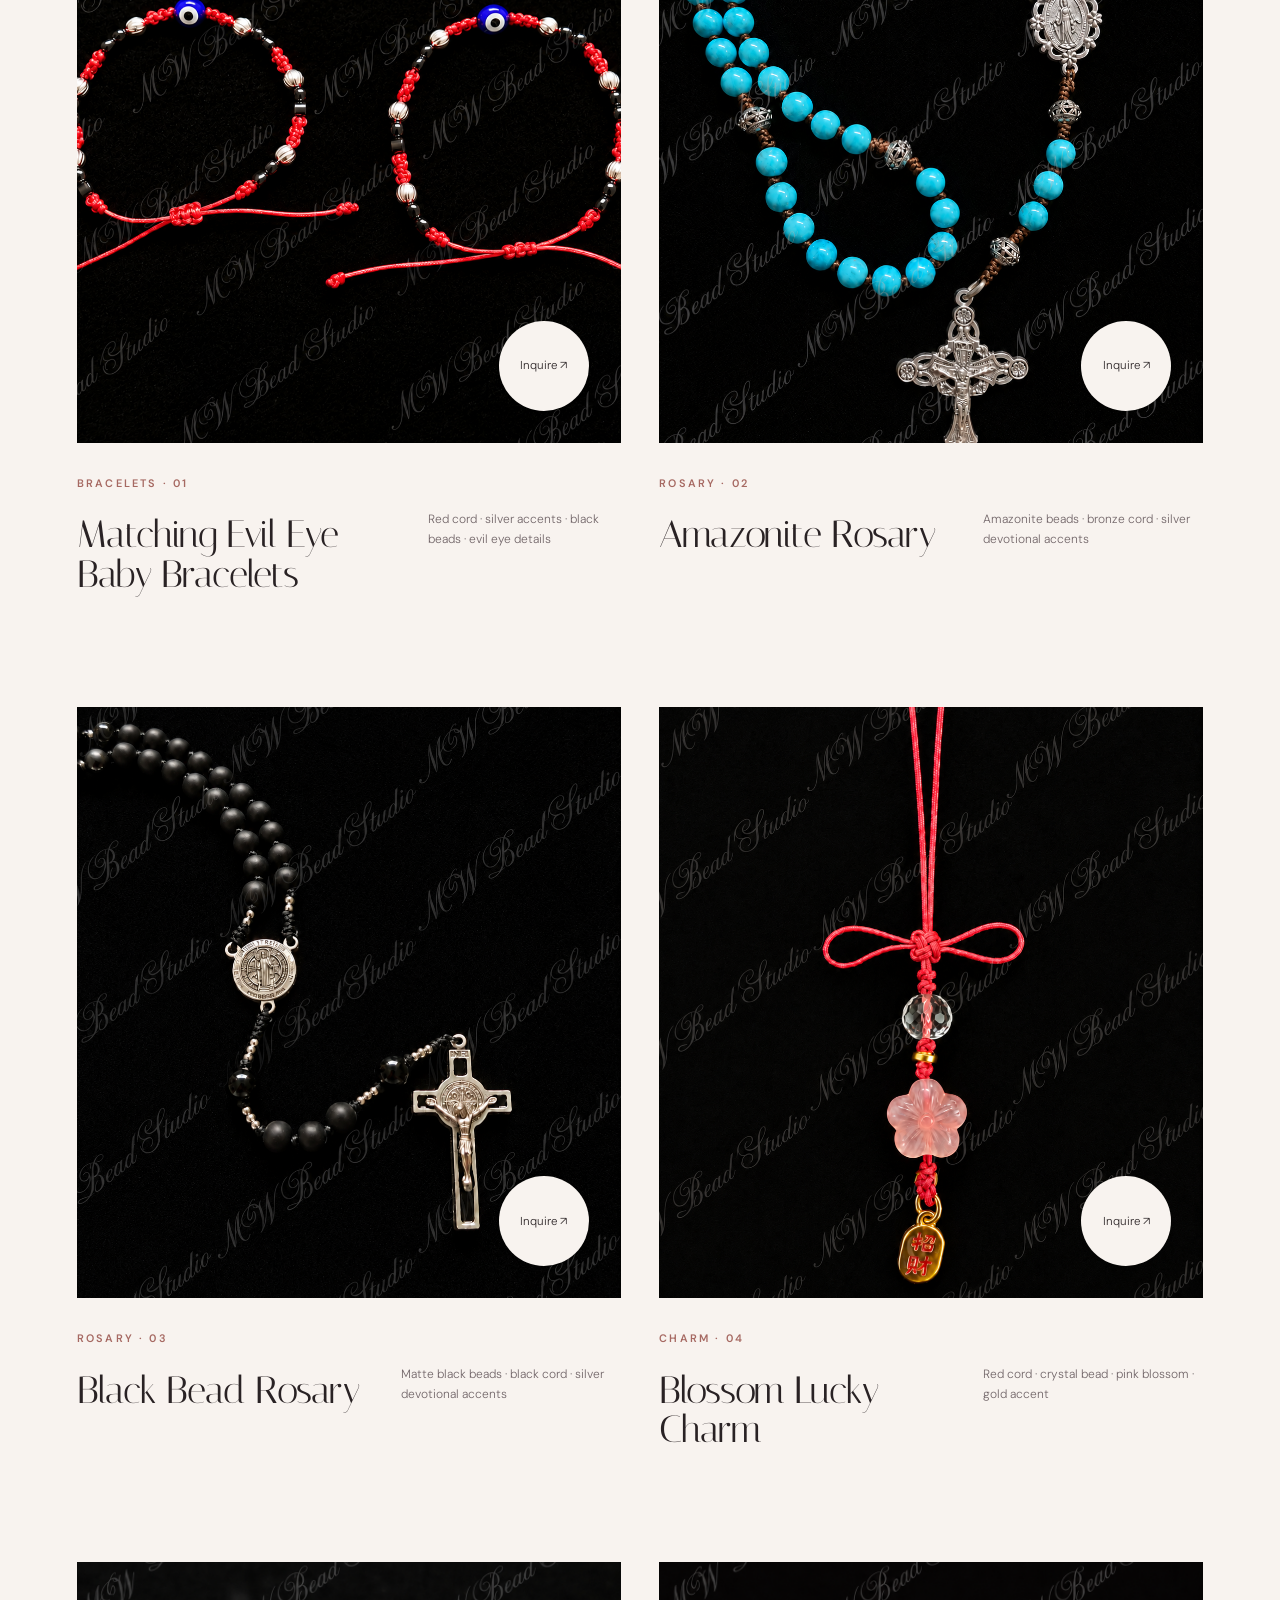
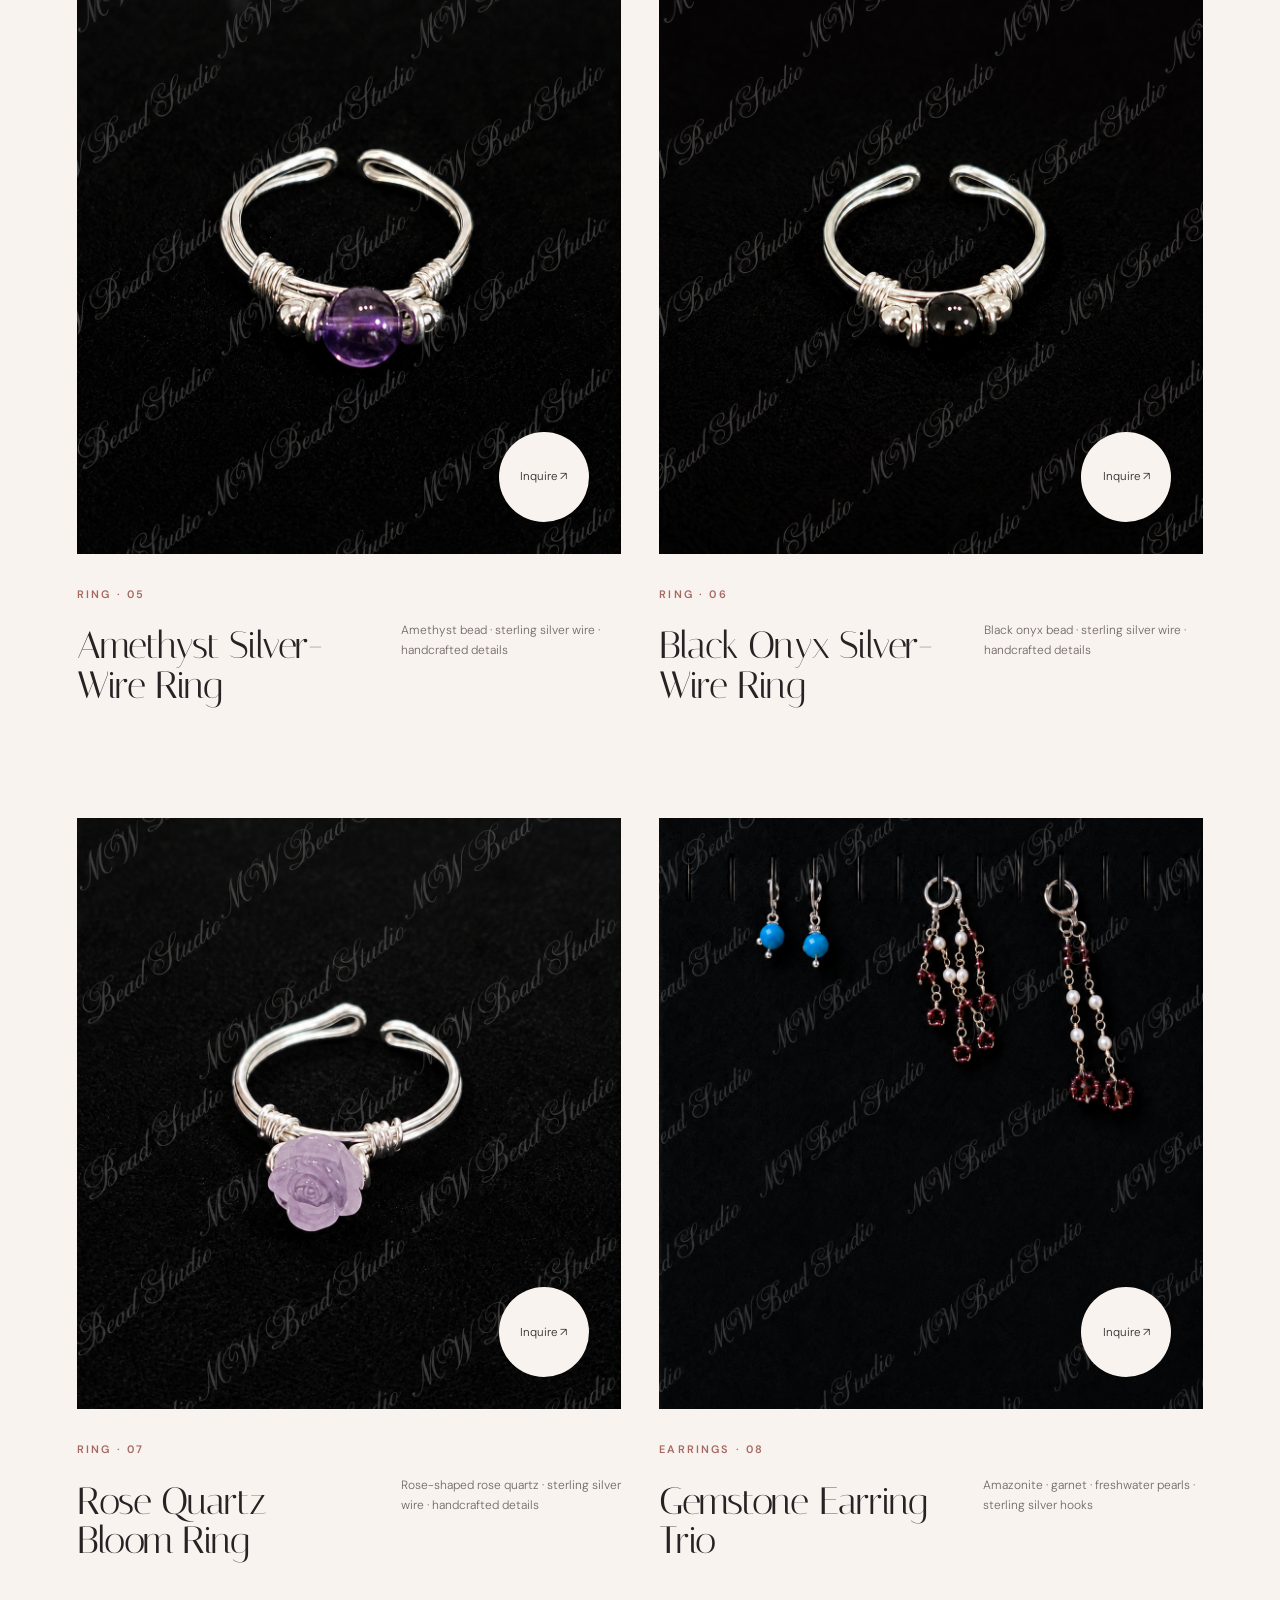
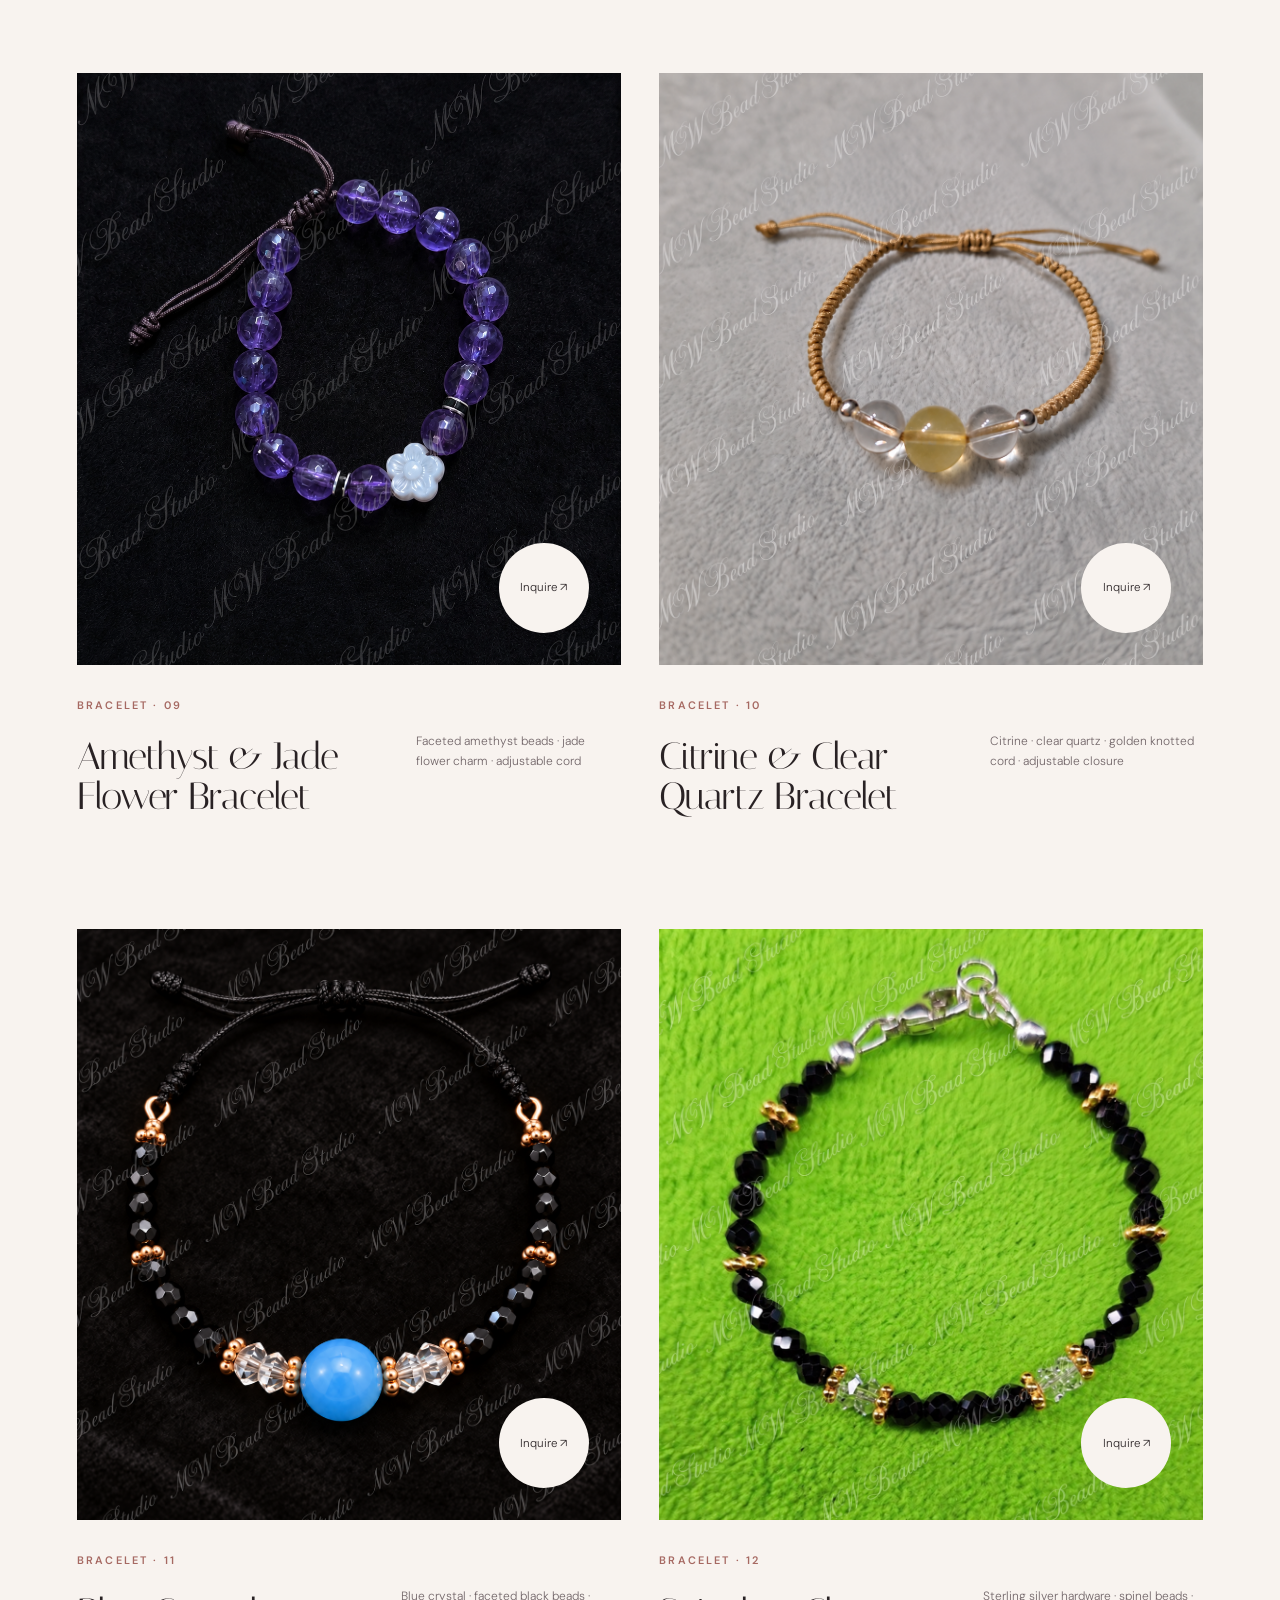
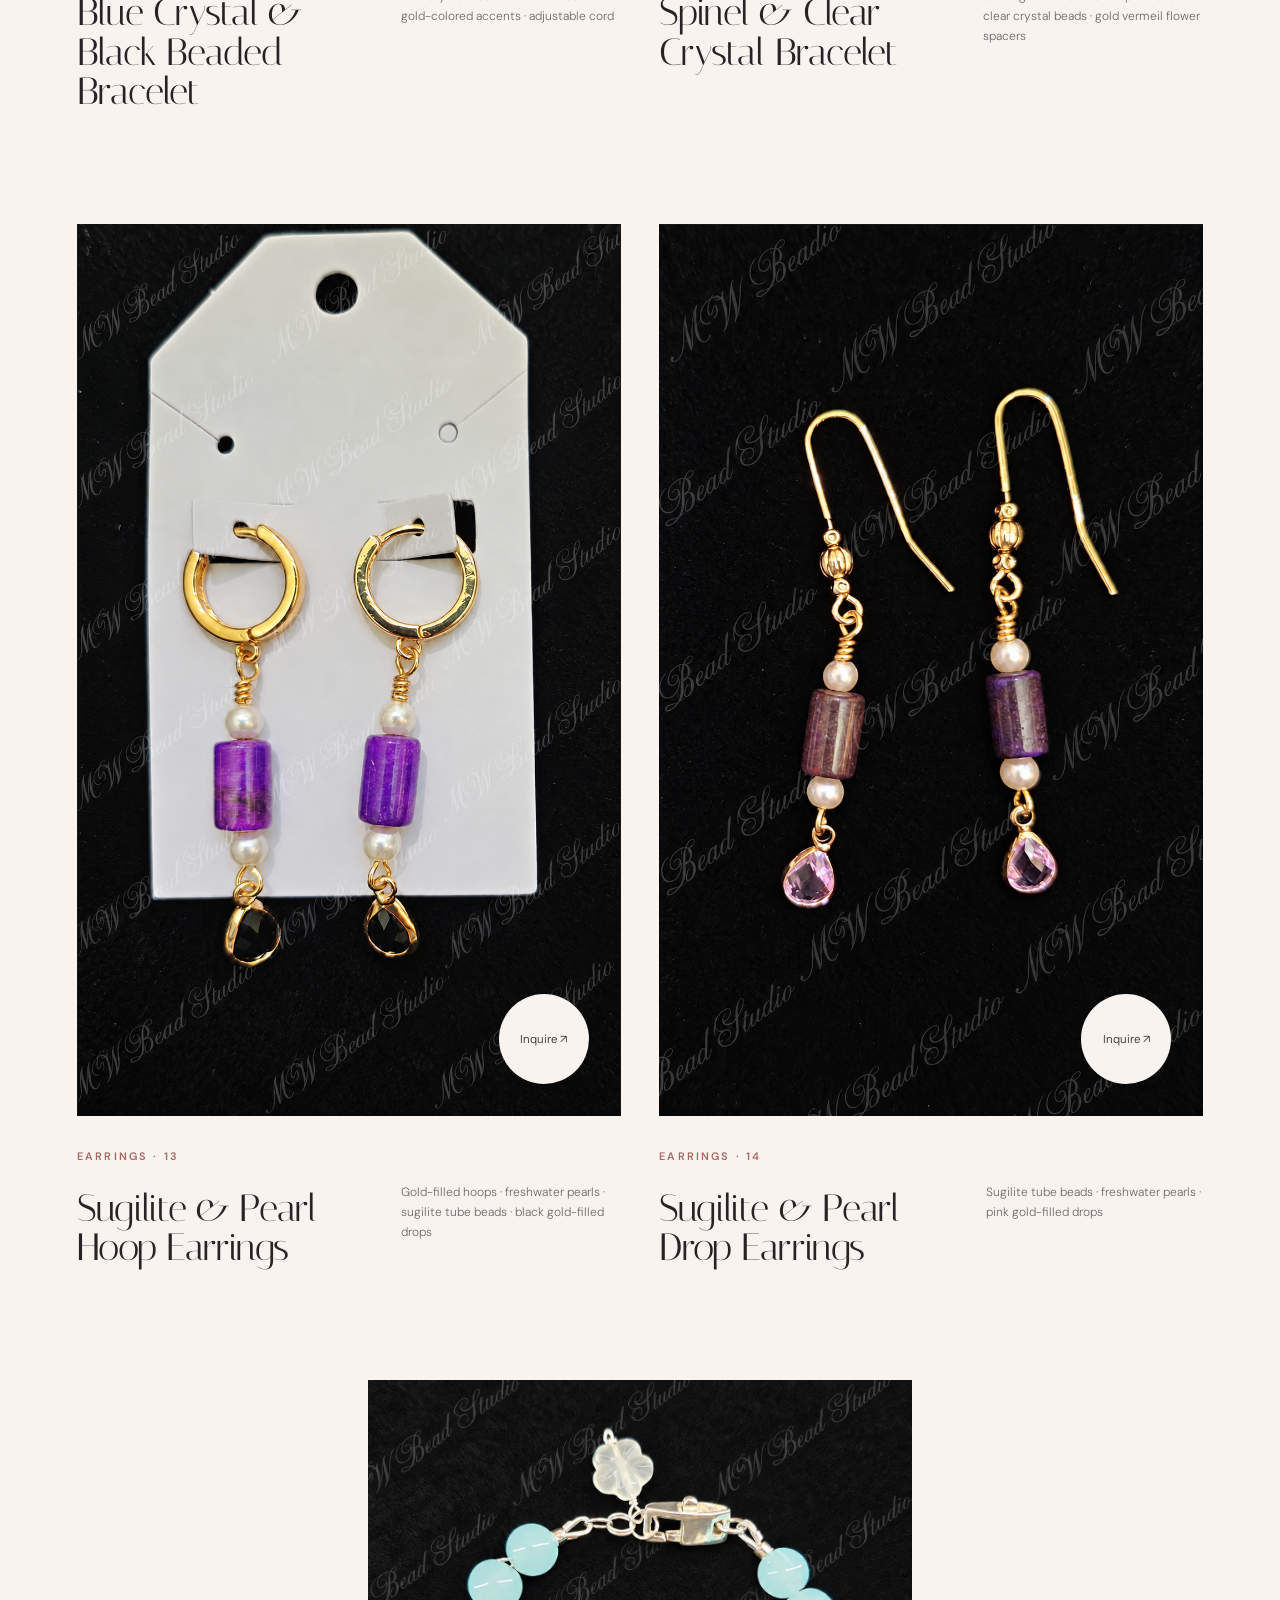
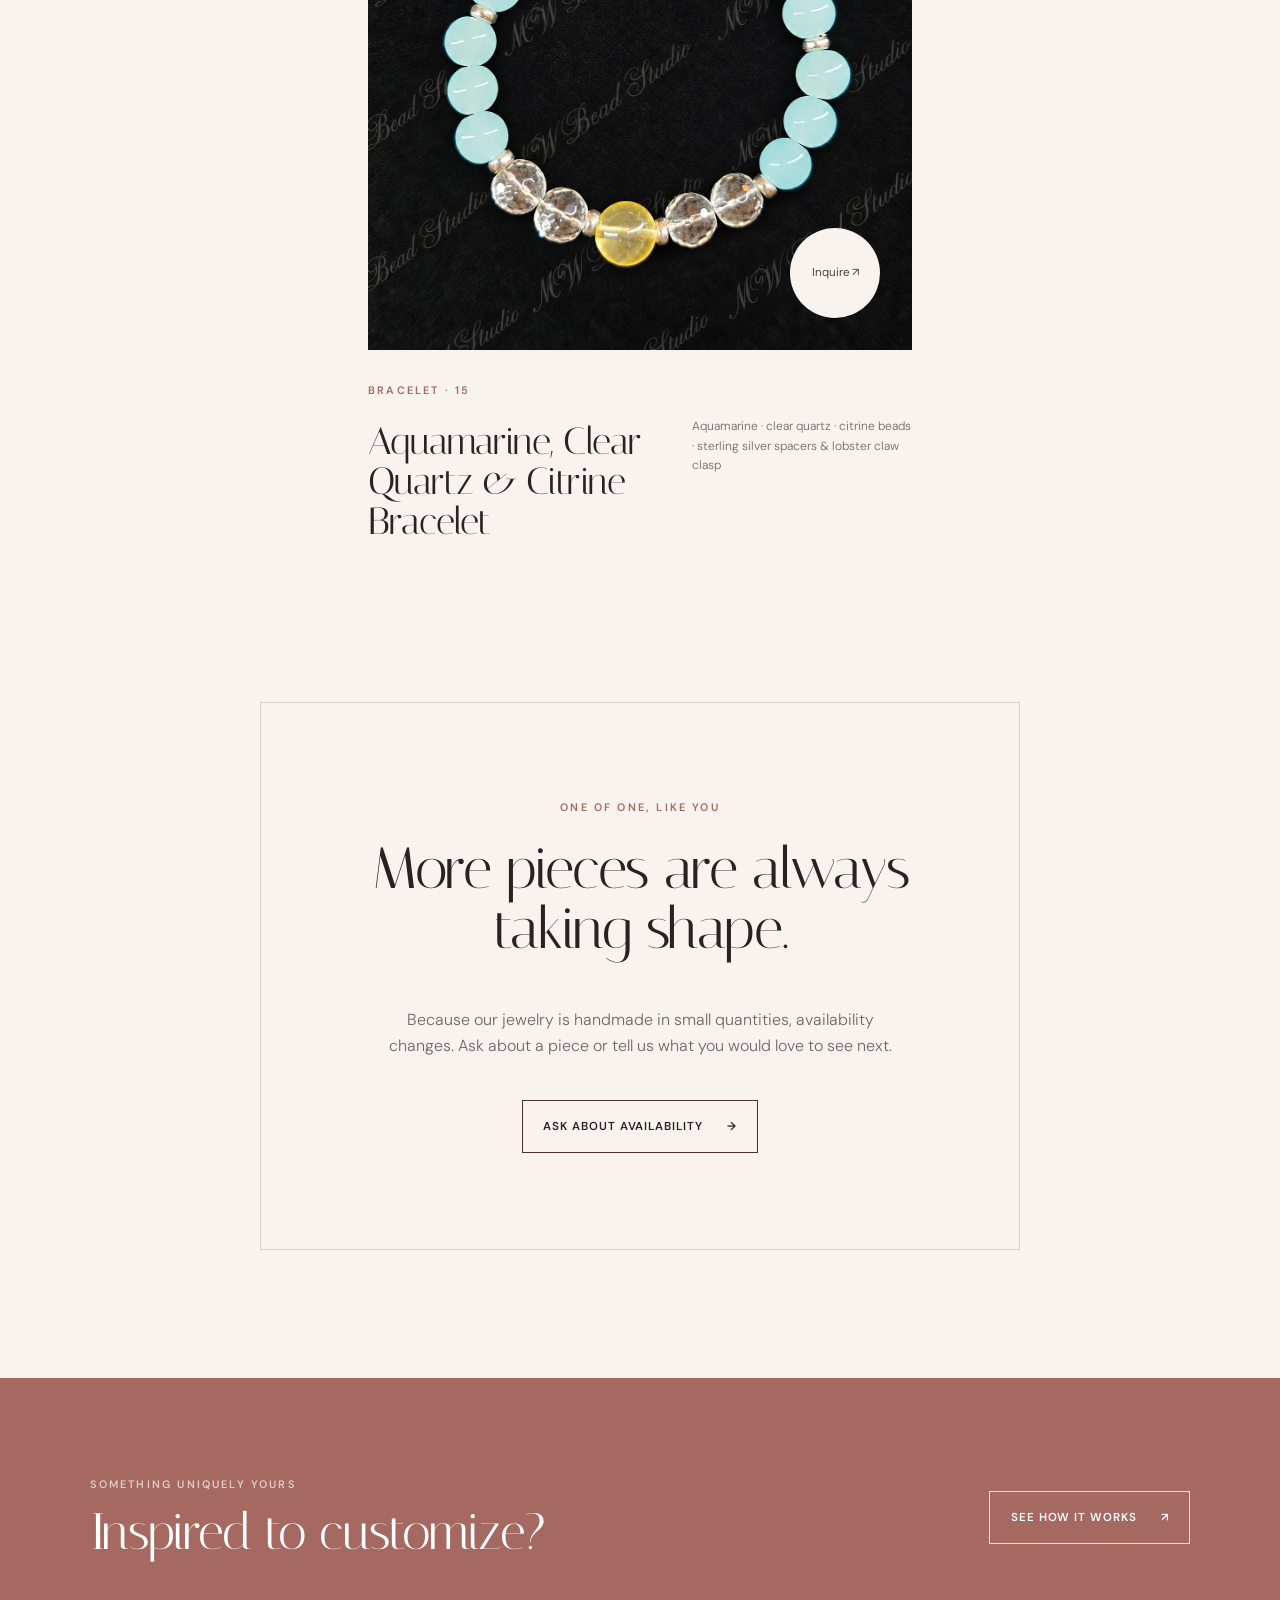
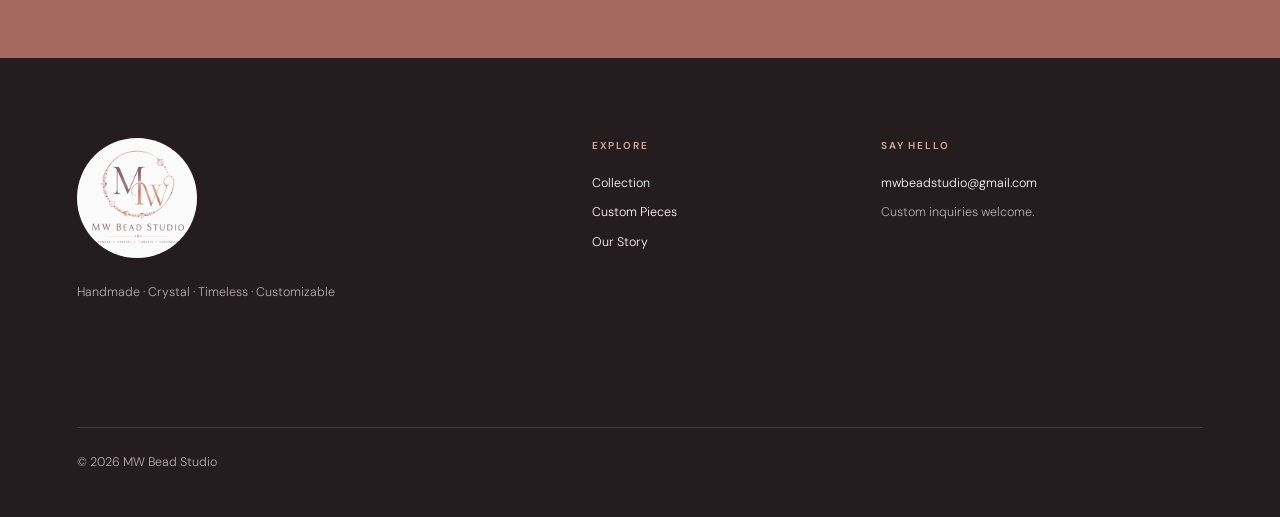
<file: gallery.html>
<!doctype html>
<html lang="en">
<head>
  <meta charset="utf-8">
  <meta name="viewport" content="width=device-width, initial-scale=1">
  <meta name="description" content="Explore handmade jewelry from MW Bead Studio.">
  <meta name="theme-color" content="#f8f3ef">
  <title>Collection | MW Bead Studio</title>
  <link rel="preconnect" href="https://fonts.googleapis.com">
  <link rel="preconnect" href="https://fonts.gstatic.com" crossorigin>
  <link href="https://fonts.googleapis.com/css2?family=DM+Sans:wght@300;400;500;600&family=Italiana&display=swap" rel="stylesheet">
  <link rel="stylesheet" href="styles.css">
  <script src="script.js" defer></script>
</head>
<body>
  <a class="skip-link" href="#main">Skip to content</a>

  <header class="site-header">
    <a class="brand" href="index.html">
      <img src="images/MW_logo.png" alt="">
      <span>MW Bead Studio</span>
    </a>
    <button class="menu-toggle" type="button" aria-expanded="false" aria-controls="site-nav">
      <span></span><span></span><span></span>
      <span class="sr-only">Menu</span>
    </button>
    <nav id="site-nav" class="site-nav" aria-label="Primary navigation">
      <a href="index.html">Home</a>
      <a class="active" href="gallery.html">Collection</a>
      <a href="custom.html">Custom Pieces</a>
      <a href="about.html">Our Story</a>
      <a class="nav-cta" href="contact.html">Get in touch</a>
    </nav>
  </header>

  <main id="main">
    <section class="page-hero">
      <p class="eyebrow reveal">The collection</p>
      <h1 class="reveal">Small treasures,<br><em>made with meaning.</em></h1>
      <p class="reveal">A glimpse into our handmade pieces. Every design can inspire a custom creation of your own.</p>
    </section>

    <section class="materials-note" aria-labelledby="materials-title">
      <p class="eyebrow">The materials matter</p>
      <h2 id="materials-title">Genuine stones.<br><em>Precious details.</em></h2>
      <p>We use <strong>genuine semi-precious stones</strong> and quality metals, including <strong>sterling silver, sterling-silver filled, gold-filled wire, and gold vermeil accents</strong>, chosen to complement each design.</p>
      <p class="materials-exception">Our Matching Evil Eye Baby Bracelets are the exception to this materials statement. See each piece's description below for its specific materials.</p>
    </section>

    <section class="collection section-pad">
      <div class="collection-filter">
        <label for="collection-category">View pieces</label>
        <select id="collection-category" data-collection-filter aria-controls="product-grid">
          <option value="all">All</option>
          <option value="bracelet">Bracelets</option>
          <option value="earring">Earrings</option>
          <option value="ring">Rings</option>
          <option value="necklace">Necklaces</option>
          <option value="charm">Charms</option>
          <option value="rosary">Rosaries</option>
        </select>
        <p class="collection-filter-count" data-filter-count role="status" aria-live="polite"></p>
      </div>
      <div class="product-grid" id="product-grid">
        <article id="jadeite-pearl-sterling-earring" class="product-card reveal" data-category="earring" aria-labelledby="jadeite-pearl-sterling-earring-title">
          <a class="product-image product-image-natural" href="mailto:mwbeadstudio@gmail.com?subject=Jadeite%20Pearl%20and%20Sterling%20Silver%20Earring%20Inquiry">
            <img src="images/watermarked/jadeite-pearl-sterling-earring.png" alt="Burmese Grade A jadeite bead earring with pearls and a sterling silver bead, worn on an ear" width="1024" height="1536" loading="lazy">
            <span>Inquire &#8599;</span>
          </a>
          <div class="product-info">
            <div>
              <p class="eyebrow">Earring &middot; New</p>
              <h2 id="jadeite-pearl-sterling-earring-title">Burmese Grade A Jadeite, Pearl &amp; Sterling Silver Earring</h2>
            </div>
            <p>Burmese Grade A jadeite bead &middot; pearls &middot; sterling silver bead</p>
          </div>
        </article>

        <article id="green-jadeite-sterling-ring" class="product-card reveal" data-category="ring" aria-labelledby="green-jadeite-sterling-ring-title">
          <a class="product-image product-image-natural" href="mailto:mwbeadstudio@gmail.com?subject=Green%20Jadeite%20Sterling%20Silver%20Ring%20Inquiry">
            <img src="images/watermarked/green-jadeite-sterling-ring.png" alt="Sterling silver ring with a dark green Burmese Grade A jadeite bead" width="1024" height="1536" loading="lazy">
            <span>Inquire &#8599;</span>
          </a>
          <div class="product-info">
            <div>
              <p class="eyebrow">Ring &middot; New</p>
              <h2 id="green-jadeite-sterling-ring-title">Green Burmese Grade A Jadeite &amp; Sterling Silver Ring</h2>
            </div>
            <p>Green Burmese Grade A jadeite bead &middot; sterling silver</p>
          </div>
        </article>

        <article id="jadeite-barrel-gold-filled-necklace" class="product-card reveal" data-category="necklace" aria-labelledby="jadeite-barrel-gold-filled-necklace-title">
          <a class="product-image product-image-natural" href="mailto:mwbeadstudio@gmail.com?subject=Jadeite%20Barrel%20Bead%20Gold-Filled%20Paperclip%20Necklace%20Inquiry">
            <img src="images/watermarked/jadeite-barrel-gold-filled-necklace.png" alt="14K gold-filled paperclip necklace with a light green Burmese Grade A jadeite barrel bead" width="1024" height="1536" loading="lazy">
            <span>Inquire &#8599;</span>
          </a>
          <div class="product-info">
            <div>
              <p class="eyebrow">Necklace &middot; New</p>
              <h2 id="jadeite-barrel-gold-filled-necklace-title">Burmese Grade A Jadeite Barrel Bead Paperclip Necklace</h2>
            </div>
            <p>Burmese Grade A jadeite barrel bead &middot; 14K gold-filled paperclip chain</p>
          </div>
        </article>

        <article id="jadeite-white-gold-bracelet" class="product-card reveal" data-category="bracelet" aria-labelledby="jadeite-white-gold-title">
          <a class="product-image product-image-natural" href="mailto:mwbeadstudio@gmail.com?subject=Burmese%20Grade%20A%20Jadeite%20Bracelet%20with%2018K%20White%20Gold%20Filled%20Spacers%20Inquiry">
            <img src="images/watermarked/jadeite-white-gold-bracelet.png" alt="Burmese Grade A jadeite bead bracelet with 18K white gold filled spacers and a dark cord" width="450" height="600" loading="lazy">
            <span>Inquire &#8599;</span>
          </a>
          <div class="product-info">
            <div>
              <p class="eyebrow">Bracelet &middot; 16 &middot; New</p>
              <h2 id="jadeite-white-gold-title">Burmese Grade A Jadeite Bracelet with 18K White Gold Filled Spacers</h2>
            </div>
            <p>Burmese Grade A jadeite beads &middot; 18K white gold filled spacers</p>
          </div>
        </article>

        <article id="lavender-green-jadeite-bracelet" class="product-card reveal" data-category="bracelet" aria-labelledby="lavender-green-jadeite-title">
          <a class="product-image product-image-natural" href="mailto:mwbeadstudio@gmail.com?subject=Lavender%20and%20Green%20Burmese%20Grade%20A%20Jadeite%20Bracelet%20Inquiry">
            <img src="images/watermarked/lavender-green-jadeite-bracelet.png" alt="Light lavender and light green Burmese Grade A jadeite beads with sterling silver spacers and a cord clasp" width="450" height="600" loading="lazy">
            <span>Inquire &#8599;</span>
          </a>
          <div class="product-info">
            <div>
              <p class="eyebrow">Bracelet &middot; 17 &middot; New</p>
              <h2 id="lavender-green-jadeite-title">Lavender &amp; Green Burmese Grade A Jadeite Bracelet</h2>
            </div>
            <p>Light lavender &amp; light green Burmese Grade A jadeite beads &middot; sterling silver spacers &middot; cord clasp</p>
          </div>
        </article>

        <article id="couples-pixiu-bracelets" class="product-card product-card-wide reveal" data-category="bracelet" aria-labelledby="couples-pixiu-title">
          <div class="bracelet-photos">
            <a href="images/watermarked/homepage_10_29(1)-watermarked.png" aria-label="View full photo of the couples' Pixiu bracelets"><img src="images/watermarked/homepage_10_29(1)-watermarked.png" alt="Couples' sterling silver Pixiu bracelets with matte black onyx and metallic hematite beads" width="450" height="600" loading="lazy"></a>
            <a href="images/watermarked/homepage_10_29(2)-watermarked.png" aria-label="View full close-up photo of the Pixiu bracelets"><img src="images/watermarked/homepage_10_29(2)-watermarked.png" alt="Close-up of the pair's sterling silver Pixiu details and black beaded strands" width="500" height="600" loading="lazy"></a>
            <a href="images/watermarked/homepage_10_29(3)-watermarked.png" aria-label="View full photo of the Pixiu bracelet on the wrist"><img src="images/watermarked/homepage_10_29(3)-watermarked.png" alt="Sterling silver Pixiu, hematite, and black onyx bracelet worn on the wrist" width="450" height="600" loading="lazy"></a>
            <a href="images/watermarked/homepage_10_29(4)-watermarked.png" aria-label="View full close-up of the Pixiu charm on the wrist"><img src="images/watermarked/homepage_10_29(4)-watermarked.png" alt="Close-up of the sterling silver Pixiu charm with hematite and black onyx beads worn on the wrist" width="1086" height="1448" loading="lazy"></a>
            <a href="images/watermarked/homepage_10_29(5)-watermarked.png" aria-label="View full angled wrist photo of the Pixiu bracelet"><img src="images/watermarked/homepage_10_29(5)-watermarked.png" alt="Angled wrist view of the sterling silver Pixiu bracelet with metallic hematite and matte black onyx beads" width="1086" height="1448" loading="lazy"></a>
          </div>
          <div class="bracelet-story">
            <p class="eyebrow">Couples' bracelets &middot; New</p>
            <h2 id="couples-pixiu-title">Couples' Sterling Silver Pixiu, Hematite &amp; Onyx Bracelets</h2>
            <p>A meaningful pair to share, combining sterling silver Pixiu details, metallic hematite, and matte black onyx.</p>
            <dl class="bracelet-meanings">
              <div><dt>Sterling silver Pixiu</dt><dd>In Chinese tradition, Pixiu symbolizes wealth, protection, and good fortune, with the hope of positive transformation through challenging times.</dd></div>
              <div><dt>Hematite</dt><dd>Traditionally associated with grounding, stability, and protection, hematite represents a steady presence and a focused mind.</dd></div>
              <div><dt>Black onyx</dt><dd>A symbol of protection, inner strength, and resilience, black onyx represents staying grounded, determined, and clear in purpose.</dd></div>
            </dl>
            <a class="button button-dark" href="mailto:mwbeadstudio@gmail.com?subject=Couples%20Sterling%20Silver%20Pixiu%20Hematite%20and%20Onyx%20Bracelets%20Inquiry">Inquire about this pair <span aria-hidden="true">&#8599;</span></a>
          </div>
        </article>

        <article class="product-card reveal" data-category="bracelet">
          <a class="product-image" href="mailto:mwbeadstudio@gmail.com?subject=Evil%20Eye%20Bracelet%20Inquiry">
            <img src="images/watermarked/hindu_evil_eye_infant_bracelets.png" alt="Matching red cord evil eye baby bracelets" loading="lazy">
            <span>Inquire ↗</span>
          </a>
          <div class="product-info">
            <div>
              <p class="eyebrow">Bracelets · 01</p>
              <h2>Matching Evil Eye Baby Bracelets</h2>
            </div>
            <p>Red cord · silver accents · black beads · evil eye details</p>
          </div>
        </article>

        <article class="product-card reveal" data-category="rosary">
          <a class="product-image" href="mailto:mwbeadstudio@gmail.com?subject=Amazonite%20Rosary%20Inquiry">
            <img src="images/watermarked/female_rosary_turquoise.png" alt="Amazonite beaded rosary with silver devotional details" loading="lazy">
            <span>Inquire ↗</span>
          </a>
          <div class="product-info">
            <div>
              <p class="eyebrow">Rosary · 02</p>
              <h2>Amazonite Rosary</h2>
            </div>
            <p>Amazonite beads · bronze cord · silver devotional accents</p>
          </div>
        </article>

        <article class="product-card reveal" data-category="rosary">
          <a class="product-image" href="mailto:mwbeadstudio@gmail.com?subject=Black%20Bead%20Rosary%20Inquiry">
            <img src="images/watermarked/male_rosary_blk.png" alt="Black beaded rosary with silver crucifix" loading="lazy">
            <span>Inquire ↗</span>
          </a>
          <div class="product-info">
            <div>
              <p class="eyebrow">Rosary · 03</p>
              <h2>Black Bead Rosary</h2>
            </div>
            <p>Matte black beads · black cord · silver devotional accents</p>
          </div>
        </article>

        <article class="product-card reveal" data-category="charm">
          <a class="product-image" href="mailto:mwbeadstudio@gmail.com?subject=Lucky%20Charm%20Inquiry">
            <img src="images/watermarked/lucky_charm_1.png" alt="Red knotted lucky charm with pink flower and gold accent" loading="lazy">
            <span>Inquire ↗</span>
          </a>
          <div class="product-info">
            <div>
              <p class="eyebrow">Charm · 04</p>
              <h2>Blossom Lucky Charm</h2>
            </div>
            <p>Red cord · crystal bead · pink blossom · gold accent</p>
          </div>
        </article>

        <article class="product-card reveal" data-category="ring">
          <a class="product-image" href="mailto:mwbeadstudio@gmail.com?subject=Amethyst%20Sterling%20Silver%20Wire%20Ring%20Inquiry">
            <img src="images/watermarked/ring_1.png" alt="Amethyst bead ring handcrafted with sterling silver wire" loading="lazy">
            <span>Inquire ↗</span>
          </a>
          <div class="product-info">
            <div>
              <p class="eyebrow">Ring · 05</p>
              <h2>Amethyst Silver-Wire Ring</h2>
            </div>
            <p>Amethyst bead · sterling silver wire · handcrafted details</p>
          </div>
        </article>

        <article class="product-card reveal" data-category="ring">
          <a class="product-image" href="mailto:mwbeadstudio@gmail.com?subject=Black%20Onyx%20Sterling%20Silver%20Wire%20Ring%20Inquiry">
            <img src="images/watermarked/ring_2.png" alt="Black onyx bead ring handcrafted with sterling silver wire" loading="lazy">
            <span>Inquire ↗</span>
          </a>
          <div class="product-info">
            <div>
              <p class="eyebrow">Ring · 06</p>
              <h2>Black Onyx Silver-Wire Ring</h2>
            </div>
            <p>Black onyx bead · sterling silver wire · handcrafted details</p>
          </div>
        </article>

        <article class="product-card reveal" data-category="ring">
          <a class="product-image" href="mailto:mwbeadstudio@gmail.com?subject=Rose%20Quartz%20Sterling%20Silver%20Wire%20Ring%20Inquiry">
            <img src="images/watermarked/ring_3.png" alt="Rose-shaped rose quartz ring handcrafted with sterling silver wire" loading="lazy">
            <span>Inquire ↗</span>
          </a>
          <div class="product-info">
            <div>
              <p class="eyebrow">Ring · 07</p>
              <h2>Rose Quartz Bloom Ring</h2>
            </div>
            <p>Rose-shaped rose quartz · sterling silver wire · handcrafted details</p>
          </div>
        </article>

        <article id="earrings" class="product-card reveal" data-category="earring">
          <a class="product-image" href="mailto:mwbeadstudio@gmail.com?subject=Gemstone%20Earring%20Trio%20Inquiry">
            <img src="images/watermarked/earrings_1.png" alt="Three pairs of handmade amazonite, garnet, and pearl earrings with sterling silver hooks" loading="lazy">
            <span>Inquire ↗</span>
          </a>
          <div class="product-info">
            <div>
              <p class="eyebrow">Earrings · 08</p>
              <h2>Gemstone Earring Trio</h2>
            </div>
            <p>Amazonite · garnet · freshwater pearls · sterling silver hooks</p>
          </div>
        </article>

        <article id="amethyst-jade-bracelet" class="product-card reveal" data-category="bracelet">
          <a class="product-image" href="mailto:mwbeadstudio@gmail.com?subject=Amethyst%20and%20Jade%20Flower%20Bracelet%20Inquiry">
            <img src="images/watermarked/bracelet_2.png" alt="Amethyst bead bracelet with a jade flower charm and adjustable cord" loading="lazy">
            <span>Inquire ↗</span>
          </a>
          <div class="product-info">
            <div>
              <p class="eyebrow">Bracelet · 09</p>
              <h2>Amethyst &amp; Jade Flower Bracelet</h2>
            </div>
            <p>Faceted amethyst beads · jade flower charm · adjustable cord</p>
          </div>
        </article>
        <article id="citrine-clear-quartz-bracelet" class="product-card reveal" data-category="bracelet">
          <a class="product-image" href="mailto:mwbeadstudio@gmail.com?subject=Citrine%20and%20Clear%20Quartz%20Bracelet%20Inquiry">
            <img src="images/watermarked/citrine_and_clear_quartz_bracelet.png" alt="Citrine and clear quartz bead bracelet with golden knotted cord and silver-colored accents" loading="lazy">
            <span>Inquire ↗</span>
          </a>
          <div class="product-info">
            <div>
              <p class="eyebrow">Bracelet · 10</p>
              <h2>Citrine &amp; Clear Quartz Bracelet</h2>
            </div>
            <p>Citrine · clear quartz · golden knotted cord · adjustable closure</p>
          </div>
        </article>

        <article id="blue-crystal-black-beaded-bracelet" class="product-card reveal" data-category="bracelet">
          <a class="product-image" href="mailto:mwbeadstudio@gmail.com?subject=Blue%20Crystal%20and%20Black%20Beaded%20Bracelet%20Inquiry">
            <img src="images/watermarked/Blue%20Crystal%20and%20Black%20Beaded%20Bracelet.png" alt="Blue crystal and faceted black bead bracelet with clear beads, gold-colored accents, and adjustable black cord" loading="lazy">
            <span>Inquire ↗</span>
          </a>
          <div class="product-info">
            <div>
              <p class="eyebrow">Bracelet · 11</p>
              <h2>Blue Crystal &amp; Black Beaded Bracelet</h2>
            </div>
            <p>Blue crystal · faceted black beads · gold-colored accents · adjustable cord</p>
          </div>
        </article>

        <article id="spinel-clear-crystal-bracelet" class="product-card reveal" data-category="bracelet">
          <a class="product-image" href="mailto:mwbeadstudio@gmail.com?subject=Spinel%20and%20Clear%20Crystal%20Bracelet%20Inquiry">
            <img src="images/watermarked/bracelet_10_29-watermarked.png" alt="Black spinel and clear crystal bead bracelet with gold vermeil flower spacers and sterling silver hardware" loading="lazy">
            <span>Inquire &#8599;</span>
          </a>
          <div class="product-info">
            <div>
              <p class="eyebrow">Bracelet &middot; 12</p>
              <h2>Spinel &amp; Clear Crystal Bracelet</h2>
            </div>
            <p>Sterling silver hardware &middot; spinel beads &middot; clear crystal beads &middot; gold vermeil flower spacers</p>
          </div>
        </article>
        <article id="sugilite-pearl-hoop-earrings" class="product-card reveal" data-category="earring">
          <a class="product-image product-image-portrait" href="mailto:mwbeadstudio@gmail.com?subject=Sugilite%20and%20Pearl%20Hoop%20Earrings%20Inquiry">
            <img src="images/watermarked/sugilite-pearl-hoop-earrings-watermarked.png" alt="Gold-filled hoop earrings with freshwater pearls, purple sugilite tube beads, and black gold-filled drops" loading="lazy">
            <span>Inquire &#8599;</span>
          </a>
          <div class="product-info">
            <div>
              <p class="eyebrow">Earrings &middot; 13</p>
              <h2>Sugilite &amp; Pearl Hoop Earrings</h2>
            </div>
            <p>Gold-filled hoops &middot; freshwater pearls &middot; sugilite tube beads &middot; black gold-filled drops</p>
          </div>
        </article>

        <article id="sugilite-pearl-drop-earrings" class="product-card reveal" data-category="earring">
          <a class="product-image product-image-portrait" href="mailto:mwbeadstudio@gmail.com?subject=Sugilite%20and%20Pearl%20Drop%20Earrings%20Inquiry">
            <img src="images/watermarked/sugilite-pearl-drop-earrings-watermarked.png" alt="Drop earrings with freshwater pearls, purple sugilite tube beads, and pink gold-filled drops" loading="lazy">
            <span>Inquire &#8599;</span>
          </a>
          <div class="product-info">
            <div>
              <p class="eyebrow">Earrings &middot; 14</p>
              <h2>Sugilite &amp; Pearl Drop Earrings</h2>
            </div>
            <p>Sugilite tube beads &middot; freshwater pearls &middot; pink gold-filled drops</p>
          </div>
        </article>

        <article id="aquamarine-quartz-citrine-bracelet" class="product-card product-card-centered reveal" data-category="bracelet">
          <a class="product-image product-image-natural" href="mailto:mwbeadstudio@gmail.com?subject=Aquamarine%20Clear%20Quartz%20and%20Citrine%20Bracelet%20Inquiry">
            <img src="images/watermarked/aquamarine-quartz-citrine-bracelet-watermarked.png" alt="Aquamarine, clear quartz, and citrine bead bracelet with sterling silver spacers and lobster claw clasp" loading="lazy">
            <span>Inquire &#8599;</span>
          </a>
          <div class="product-info">
            <div>
              <p class="eyebrow">Bracelet &middot; 15</p>
              <h2>Aquamarine, Clear Quartz &amp; Citrine Bracelet</h2>
            </div>
            <p>Aquamarine &middot; clear quartz &middot; citrine beads &middot; sterling silver spacers &amp; lobster claw clasp</p>
          </div>
        </article>
      </div>

      <aside class="collection-note reveal">
        <p class="eyebrow">One of one, like you</p>
        <h2>More pieces are always taking shape.</h2>
        <p>Because our jewelry is handmade in small quantities, availability changes. Ask about a piece or tell us what you would love to see next.</p>
        <a class="button" href="contact.html">Ask about availability <span aria-hidden="true">→</span></a>
      </aside>
    </section>

    <section class="cta-band">
      <div>
        <p class="eyebrow">Something uniquely yours</p>
        <h2>Inspired to customize?</h2>
      </div>
      <a class="button button-light" href="custom.html">See how it works <span aria-hidden="true">↗</span></a>
    </section>
  </main>

  <footer class="site-footer">
    <div class="footer-brand">
      <img src="images/MW_logo.png" alt="MW Bead Studio">
      <p>Handmade · Crystal · Timeless · Customizable</p>
    </div>
    <div>
      <p class="footer-label">Explore</p>
      <a href="gallery.html">Collection</a>
      <a href="custom.html">Custom Pieces</a>
      <a href="about.html">Our Story</a>
    </div>
    <div>
      <p class="footer-label">Say hello</p>
      <a href="mailto:mwbeadstudio@gmail.com">mwbeadstudio@gmail.com</a>
      <p>Custom inquiries welcome.</p>
    </div>
    <p class="copyright">© <span data-year></span> MW Bead Studio</p>
  </footer>
</body>
</html>
</file>
<file: styles.css>
:root {
  --paper: #f8f3ef;
  --paper-deep: #eee3dc;
  --blush: #d8aba0;
  --rose: #a66962;
  --wine: #4d3038;
  --ink: #292224;
  --muted: #716568;
  --line: rgba(77, 48, 56, .18);
  --serif: "Italiana", Georgia, serif;
  --sans: "DM Sans", Arial, sans-serif;
}

* { box-sizing: border-box; }
html { scroll-behavior: smooth; }
body { margin: 0; overflow-x: hidden; background: var(--paper); color: var(--ink); font-family: var(--sans); font-size: 16px; font-weight: 300; line-height: 1.65; }
body::before { position: fixed; inset: 0; z-index: 100; pointer-events: none; opacity: .16; content: ""; background-image: url("data:image/svg+xml,%3Csvg viewBox='0 0 180 180' xmlns='http://www.w3.org/2000/svg'%3E%3Cfilter id='n'%3E%3CfeTurbulence type='fractalNoise' baseFrequency='.9' numOctaves='3' stitchTiles='stitch'/%3E%3C/filter%3E%3Crect width='100%25' height='100%25' filter='url(%23n)' opacity='.17'/%3E%3C/svg%3E"); }
img { max-width: 100%; display: block; }
a { color: inherit; }
h1, h2, h3, p { margin-top: 0; }
h1, h2, h3 { font-family: var(--serif); font-weight: 400; line-height: 1.04; }
h1 { font-size: clamp(4rem, 8.2vw, 8rem); letter-spacing: -.035em; }
h2 { font-size: clamp(2.7rem, 5.1vw, 5.3rem); letter-spacing: -.025em; }
h3 { font-size: 1.6rem; }
em { color: var(--rose); font-weight: 400; }
.sr-only { position: absolute; width: 1px; height: 1px; overflow: hidden; clip: rect(0, 0, 0, 0); white-space: nowrap; }
.skip-link { position: fixed; top: 8px; left: 8px; z-index: 999; padding: .6rem 1rem; background: var(--wine); color: white; transform: translateY(-150%); }
.skip-link:focus { transform: translateY(0); }
.section-pad { padding: clamp(5rem, 10vw, 10rem) 6vw; }
.eyebrow { margin-bottom: 1.4rem; color: var(--rose); font-size: .68rem; font-weight: 600; letter-spacing: .2em; text-transform: uppercase; }
.centered { text-align: center; }

.site-header { position: relative; z-index: 50; height: 92px; padding: 0 5vw; display: flex; align-items: center; justify-content: space-between; border-bottom: 1px solid var(--line); }
.brand { display: flex; align-items: center; gap: .8rem; text-decoration: none; font-family: var(--serif); font-size: 1.15rem; letter-spacing: .03em; }
.brand img { width: 50px; height: 50px; border-radius: 50%; object-fit: cover; }
.site-nav { display: flex; align-items: center; gap: clamp(1.3rem, 2.3vw, 2.6rem); }
.site-nav a { position: relative; text-decoration: none; font-size: .76rem; font-weight: 500; letter-spacing: .06em; }
.site-nav a:not(.nav-cta)::after { position: absolute; bottom: -.5rem; left: 0; width: 0; height: 1px; content: ""; background: var(--rose); transition: width .25s; }
.site-nav a:hover::after, .site-nav a.active::after { width: 100%; }
.site-nav .nav-cta { padding: .65rem 1rem; border: 1px solid var(--wine); transition: .25s; }
.site-nav .nav-cta:hover { background: var(--wine); color: white; }
.menu-toggle { display: none; border: 0; background: none; }

.hero { min-height: calc(100vh - 92px); display: grid; grid-template-columns: 52% 48%; align-items: center; padding: 5vw 6vw 7vw; }
.hero-copy { position: relative; z-index: 2; padding-right: 3vw; }
.hero h1 { margin-bottom: 2rem; }
.hero-intro { max-width: 520px; color: var(--muted); font-size: 1.05rem; }
.button-row { display: flex; align-items: center; gap: 2rem; margin-top: 2.5rem; flex-wrap: wrap; }
.button { display: inline-flex; align-items: center; justify-content: space-between; gap: 1.5rem; padding: 1rem 1.3rem; border: 1px solid var(--wine); text-decoration: none; font-size: .72rem; font-weight: 600; letter-spacing: .08em; text-transform: uppercase; transition: background .25s, color .25s, transform .25s; }
.button:hover { background: var(--wine); color: white; transform: translateY(-2px); }
.button-dark { border-color: var(--wine); background: var(--wine); color: white; }
.button-dark:hover { background: transparent; color: var(--wine); }
.button-light { border-color: rgba(255,255,255,.8); color: white; }
.button-light:hover { background: white; color: var(--wine); }
.text-link { display: inline-block; padding-bottom: .25rem; border-bottom: 1px solid currentColor; text-decoration: none; font-size: .76rem; font-weight: 500; letter-spacing: .06em; }
.hero-art { position: relative; width: 100%; max-width: 620px; justify-self: end; }
.image-frame { position: relative; overflow: hidden; }
.hero-image { width: 78%; aspect-ratio: .78; margin-left: auto; border-radius: 48% 48% 1rem 1rem; }
.hero-image img { width: 100%; height: 100%; object-fit: cover; object-position: 50% 50%; }
.orbit { position: absolute; border: 1px solid var(--blush); border-radius: 50%; pointer-events: none; }
.orbit-one { inset: -5% -8% 5% 3%; }
.orbit-two { right: -14%; bottom: 8%; width: 34%; aspect-ratio: 1; }
.image-note { position: absolute; left: 0; bottom: 10%; width: 118px; height: 118px; display: grid; place-items: center; margin: 0; border-radius: 50%; background: var(--wine); color: white; text-align: center; font-family: var(--serif); line-height: 1.25; transform: rotate(-7deg); }
.hero-collage { display: grid; grid-template-columns: .85fr 1.15fr; gap: 1.2rem; align-items: center; }
.hero-collage .hero-image { grid-column: 2; grid-row: 1 / 3; width: 100%; height: 88%; aspect-ratio: auto; min-height: 320px; }
.hero-product { display: block; min-width: 0; text-decoration: none; }
.hero-product-amethyst { grid-column: 1; grid-row: 1; }
.hero-product-citrine { grid-column: 1; grid-row: 2; }
.hero-product img { width: 100%; height: auto; border-radius: .6rem; transition: transform .25s; }
.hero-product span { display: block; margin-top: .6rem; color: var(--wine); font-size: .72rem; line-height: 1.4; }
.hero-product:hover img { transform: translateY(-3px); }
.hero-product:focus-visible { outline: 2px solid var(--rose); outline-offset: 5px; }
.additions-carousel { width: 100%; max-width: 480px; min-width: 0; justify-self: center; }
.carousel-slides { overflow: hidden; border-radius: .6rem; background: #171516; }
.carousel-slide { display: block; color: white; text-decoration: none; }
.carousel-slide[hidden], .carousel-controls[hidden] { display: none; }
.carousel-slide img { width: 100%; height: auto; aspect-ratio: 3 / 4; object-fit: contain; }
.carousel-caption { display: block; min-height: 112px; padding: 1.2rem 1.4rem; background: var(--wine); }
.carousel-caption strong { display: block; font-family: var(--serif); font-weight: 400; font-size: 1.65rem; line-height: 1.2; }
.carousel-caption > span { display: block; margin-top: .5rem; font-size: .75rem; }
.carousel-controls { display: flex; align-items: center; gap: .7rem; margin-top: 1rem; }
.carousel-controls button { min-width: 44px; min-height: 44px; padding: .5rem .8rem; border: 1px solid var(--line); border-radius: 2rem; background: var(--paper); color: var(--wine); font: inherit; cursor: pointer; }
.carousel-controls button:hover { background: var(--paper-deep); }
.carousel-controls .carousel-pause { margin-left: auto; font-size: .75rem; }
.carousel-count { font-size: .75rem; font-variant-numeric: tabular-nums; }
.additions-carousel a:focus-visible, .carousel-controls button:focus-visible { outline: 2px solid var(--rose); outline-offset: 4px; }
@media (max-width: 650px) {
  .hero-collage { gap: .8rem; }
  .hero-collage .hero-image { width: 100%; min-height: 250px; }
}

.marquee { overflow: hidden; padding: 1.25rem 0; background: var(--wine); color: white; white-space: nowrap; }
.marquee div { width: max-content; font-family: var(--serif); font-size: 1.25rem; word-spacing: 1rem; animation: scroll 28s linear infinite; }
.marquee span { color: var(--blush); }
@keyframes scroll { to { transform: translateX(-50%); } }

.intro-section { display: grid; grid-template-columns: 1.25fr .75fr; gap: 10vw; align-items: end; }
.section-heading h2 { margin: 0; }
.intro-copy { max-width: 470px; padding-bottom: .5rem; }
.intro-copy p { margin-bottom: 2rem; font-size: 1.18rem; }
.featured { display: grid; grid-template-columns: 1.1fr .9fr; padding-top: 1rem; background: var(--paper-deep); }
.featured-image { min-height: 680px; }
.featured-image img { width: 100%; height: 100%; object-fit: cover; object-position: 50%; }
.featured-copy { padding: clamp(3rem, 7vw, 8rem); align-self: center; }
.featured-copy h2 { font-size: clamp(2.7rem, 4.3vw, 4.6rem); }
.featured-copy > p:not(.eyebrow) { max-width: 450px; color: var(--muted); }
.detail-list { margin: 2.5rem 0; padding: 0; border-top: 1px solid var(--line); list-style: none; }
.detail-list li { display: flex; gap: 1.5rem; padding: .8rem 0; border-bottom: 1px solid var(--line); font-size: .85rem; }
.detail-list span { color: var(--rose); font-size: .7rem; }
.process { background: #fbf8f5; }
.process .section-heading { margin-bottom: 5rem; }
.steps { display: grid; grid-template-columns: repeat(3, 1fr); max-width: 1180px; margin: 0 auto 4rem; border-top: 1px solid var(--line); }
.step { padding: 2.5rem 4vw 1rem 0; border-right: 1px solid var(--line); }
.step + .step { padding-left: 4vw; }
.step:last-child { border-right: 0; }
.step > span, .choice-grid span { color: var(--rose); font-size: .65rem; font-weight: 600; letter-spacing: .14em; }
.step h3 { margin: 3rem 0 1rem; }
.step p { color: var(--muted); font-size: .9rem; }
.process-dark { background: var(--wine); color: white; }
.process-dark em, .process-dark .eyebrow, .process-dark .step > span { color: var(--blush); }
.process-dark .steps, .process-dark .step { border-color: rgba(255,255,255,.2); }
.process-dark .step p { color: rgba(255,255,255,.65); }
.cta-band { min-height: 280px; padding: 4rem 7vw; display: flex; align-items: center; justify-content: space-between; gap: 3rem; background: var(--rose); color: white; }
.cta-band .eyebrow { margin-bottom: .7rem; color: rgba(255,255,255,.65); }
.cta-band h2 { margin: 0; font-size: clamp(2.5rem, 4vw, 4.4rem); }

.site-footer { display: grid; grid-template-columns: 1.4fr .7fr 1fr; gap: 5vw; padding: 5rem 6vw 2rem; background: #241c1f; color: rgba(255,255,255,.65); font-size: .78rem; }
.footer-brand img { width: 120px; margin-bottom: 1.5rem; border-radius: 50%; }
.site-footer > div:not(.footer-brand) { display: flex; flex-direction: column; align-items: flex-start; gap: .55rem; }
.site-footer a { color: white; text-decoration: none; }
.site-footer a:hover { color: var(--blush); }
.footer-label { color: var(--blush); font-size: .63rem; font-weight: 600; letter-spacing: .18em; text-transform: uppercase; }
.copyright { grid-column: 1/-1; margin-top: 3rem; padding-top: 1.5rem; border-top: 1px solid rgba(255,255,255,.12); }

.page-hero { max-width: 1050px; margin: 0 auto; padding: clamp(6rem, 12vw, 11rem) 6vw; text-align: center; }
.page-hero h1 { margin: 0 0 2rem; }
.page-hero > p:not(.eyebrow) { max-width: 590px; margin: auto; color: var(--muted); font-size: 1.05rem; }
.page-hero > .button { margin-top: 2.5rem; }
.collection { padding-top: 0; }
.collection-filter { display: flex; align-items: center; gap: 1rem; max-width: 1300px; margin: 0 auto 2.5rem; }
.collection-filter label { color: var(--rose); font-size: .68rem; font-weight: 600; letter-spacing: .2em; text-transform: uppercase; }
.collection-filter select { min-width: 180px; min-height: 44px; padding: .55rem 2rem .55rem .8rem; border: 1px solid var(--line); border-radius: 0; background: var(--paper); color: var(--ink); font: inherit; cursor: pointer; }
.collection-filter select:focus-visible { outline: 2px solid var(--rose); outline-offset: 3px; }
.collection-filter-count { margin: 0 0 0 auto; color: var(--muted); font-size: .8rem; }
.product-grid { display: grid; grid-template-columns: 1fr 1fr; gap: 7rem 3vw; max-width: 1300px; margin: 0 auto; }
.product-card { min-width: 0; }
.product-card[hidden] { display: none; }
.product-card-centered { grid-column: 1 / -1; width: calc(50% - 1.5vw); justify-self: center; }
.product-image { position: relative; display: block; overflow: hidden; aspect-ratio: .92; background: #171516; }
.product-image img { width: 100%; height: 100%; object-fit: cover; transition: transform .8s ease; }
.product-image span { position: absolute; right: 2rem; bottom: 2rem; width: 90px; height: 90px; display: grid; place-items: center; border-radius: 50%; background: var(--paper); text-decoration: none; font-size: .72rem; }
.product-image:hover img { transform: scale(1.025); }
.product-image.product-image-portrait { aspect-ratio: .61; }
.product-image-portrait img { object-fit: contain; }
.product-image.product-image-natural { aspect-ratio: auto; }
.product-image-natural img { height: auto; }
.product-info { display: flex; justify-content: space-between; gap: 2rem; padding: 2rem 0 0; }
.product-info h2 { max-width: 520px; margin: 0; font-size: clamp(2rem, 3vw, 3.1rem); }
.product-info > p { max-width: 220px; padding-top: 2.2rem; color: var(--muted); font-size: .75rem; }
.collection-note { max-width: 760px; margin: 10rem auto 0; padding: 6rem; border: 1px solid var(--line); text-align: center; }
.collection-note h2 { font-size: clamp(2.5rem, 4.5vw, 4.2rem); }
.collection-note > p:not(.eyebrow) { max-width: 530px; margin: 0 auto 2.5rem; color: var(--muted); }

.new-additions { background: var(--paper-deep); }
.materials-note { padding: clamp(3rem, 6vw, 6rem) 6vw; text-align: center; border-bottom: 1px solid var(--line); }
.materials-note h2 { margin-bottom: 1.5rem; font-size: clamp(2.5rem, 4.5vw, 4.5rem); }
.materials-note > p:not(.eyebrow) { max-width: 780px; margin: 0 auto 1.5rem; font-size: 1.05rem; }
.materials-note strong { font-weight: 600; }
.materials-note > .materials-exception { color: var(--muted); font-size: .8rem; }
.materials-note + .collection { padding-top: clamp(3rem, 6vw, 6rem); }
.new-additions .section-heading { margin-bottom: 3rem; }
.bracelet-photos { display: grid; grid-template-columns: repeat(3, minmax(0, 1fr)); gap: 1.5rem; }
.bracelet-photos a { display: block; }
.bracelet-photos img { width: 100%; height: auto; aspect-ratio: 3 / 4; object-fit: cover; background: #171516; }
.bracelet-story { margin-top: 3rem; }
.bracelet-story h2, .bracelet-story h3 { max-width: 900px; font-size: clamp(2rem, 3.5vw, 3.6rem); }
.bracelet-story > p:not(.eyebrow) { max-width: 800px; color: var(--muted); }
.bracelet-meanings { display: grid; grid-template-columns: repeat(3, minmax(0, 1fr)); gap: 2rem; margin: 2rem 0 2.5rem; }
.bracelet-meanings > div { padding-top: 1rem; border-top: 1px solid var(--line); }
.bracelet-meanings dt { margin-bottom: .6rem; font-weight: 600; }
.bracelet-meanings dd { margin: 0; color: var(--muted); font-size: .9rem; }
.product-card-wide { grid-column: 1 / -1; scroll-margin-top: 2rem; }
@media (max-width: 650px) {
  .bracelet-photos { grid-template-columns: 1fr; gap: 1rem; }
  .bracelet-meanings { grid-template-columns: 1fr; gap: 1.25rem; }
}

.custom-hero { padding-bottom: 8rem; }
.custom-grid { display: grid; grid-template-columns: 1fr 1fr; gap: 8vw; align-items: center; background: var(--paper-deep); }
.custom-visual { position: relative; min-height: 650px; display: grid; place-items: center; border-radius: 50% 50% 1rem 1rem; overflow: hidden; background: linear-gradient(145deg, #e8cec7, #c49a93); }
.custom-visual img { position: relative; z-index: 2; width: 75%; border-radius: 50%; mix-blend-mode: multiply; }
.bead { position: absolute; border-radius: 50%; background: rgba(255,255,255,.45); box-shadow: inset -10px -10px 15px rgba(77,48,56,.15); }
.bead-a { width: 100px; height: 100px; top: 8%; right: 8%; }
.bead-b { width: 55px; height: 55px; left: 7%; bottom: 22%; }
.bead-c { width: 28px; height: 28px; right: 11%; bottom: 10%; }
.custom-content h2 { font-size: clamp(2.7rem, 4.5vw, 4.8rem); }
.custom-content > p:not(.eyebrow) { max-width: 560px; color: var(--muted); }
.choice-grid { display: grid; grid-template-columns: 1fr 1fr; margin-top: 3rem; }
.choice-grid > div { min-height: 180px; padding: 1.5rem; border-top: 1px solid var(--line); }
.choice-grid > div:nth-child(odd) { border-right: 1px solid var(--line); padding-left: 0; }
.choice-grid h3 { margin: 1rem 0 .5rem; font-size: 1.4rem; }
.choice-grid p { color: var(--muted); font-size: .8rem; }

.about-hero { display: grid; grid-template-columns: 1.2fr .8fr; align-items: end; gap: 10vw; padding: clamp(7rem, 13vw, 13rem) 7vw clamp(5rem, 10vw, 9rem); }
.about-hero h1 { margin: 0; }
.about-hero > div:last-child { max-width: 520px; padding-bottom: 1rem; font-size: 1.1rem; color: var(--muted); }
.about-image { position: relative; width: 88%; max-width: 1400px; height: 70vh; min-height: 500px; margin: 0 auto; overflow: hidden; }
.about-image img { width: 100%; height: 100%; object-fit: cover; }
.about-image span { position: absolute; right: 2rem; bottom: 2rem; padding: .7rem 1rem; background: var(--paper); font-family: var(--serif); }
.values { display: grid; grid-template-columns: .8fr 1.2fr; gap: 10vw; }
.values h2 { font-size: clamp(2.8rem, 4.8vw, 5rem); }
.value-list article { display: grid; grid-template-columns: 70px 1fr; gap: 1.5rem; padding: 2rem 0; border-top: 1px solid var(--line); }
.value-list article > span { color: var(--rose); font-size: .7rem; }
.value-list h3 { margin-bottom: .6rem; }
.value-list p { max-width: 580px; color: var(--muted); font-size: .9rem; }

.contact-page { background: var(--paper-deep); }
.contact-wrap { min-height: calc(100vh - 92px); display: grid; grid-template-columns: 1.1fr .9fr; align-items: center; gap: 8vw; padding: 7vw; }
.contact-copy h1 { font-size: clamp(3.8rem, 6.8vw, 7rem); }
.contact-copy > p:last-child { max-width: 520px; color: var(--muted); font-size: 1.1rem; }
.contact-card { padding: clamp(2.5rem, 5vw, 5rem); background: var(--paper); box-shadow: 0 30px 80px rgba(77,48,56,.09); }
.email-link { display: block; margin-bottom: 2rem; text-decoration: none; font-family: var(--serif); font-size: clamp(2rem, 4vw, 4rem); line-height: 1.1; word-break: break-word; }
.email-link span { color: var(--rose); font-family: var(--sans); font-size: 1rem; }
.contact-card > p:not(.eyebrow) { margin-bottom: 2.5rem; color: var(--muted); }
.contact-details { display: grid; grid-template-columns: 1fr 1fr; gap: 8vw; align-items: center; padding: 6rem 7vw; background: var(--paper); }
.contact-details h2 { margin: 0; font-size: clamp(2.5rem, 4vw, 4rem); }
.contact-details > p { max-width: 500px; color: var(--muted); }

.reveal { opacity: 0; transform: translateY(24px); transition: opacity .8s ease, transform .8s ease; }
.reveal.visible { opacity: 1; transform: none; }
@media (prefers-reduced-motion: reduce) { html { scroll-behavior: auto; } *, *::before, *::after { animation-duration: .01ms !important; animation-iteration-count: 1 !important; transition-duration: .01ms !important; } .reveal { opacity: 1; transform: none; } }

@media (max-width: 1080px) {
  .site-header { height: 76px; }
  .brand img { width: 42px; height: 42px; }
  .menu-toggle { position: relative; z-index: 2; width: 38px; height: 38px; display: flex; flex-direction: column; justify-content: center; gap: 5px; padding: 8px; cursor: pointer; }
  .menu-toggle > span:not(.sr-only) { width: 100%; height: 1px; background: var(--wine); transition: .25s; }
  .menu-toggle[aria-expanded="true"] > span:first-child { transform: translateY(6px) rotate(45deg); }
  .menu-toggle[aria-expanded="true"] > span:nth-child(2) { opacity: 0; }
  .menu-toggle[aria-expanded="true"] > span:nth-child(3) { transform: translateY(-6px) rotate(-45deg); }
  .site-nav { position: absolute; top: 76px; left: 0; right: 0; display: flex; flex-direction: column; align-items: stretch; gap: 0; padding: 1.5rem 5vw 2rem; border-bottom: 1px solid var(--line); background: var(--paper); opacity: 0; visibility: hidden; transform: translateY(-10px); transition: .25s; }
  .site-nav.open { opacity: 1; visibility: visible; transform: none; }
  .site-nav a { padding: .8rem 0; font-size: .85rem; }
  .site-nav .nav-cta { margin-top: .5rem; padding: .8rem; text-align: center; }
  .hero { min-height: auto; grid-template-columns: 1fr; gap: 5rem; padding-top: 6rem; }
  .hero-art { max-width: 600px; }
  .hero-image { width: 82%; }
  .intro-section, .featured, .custom-grid, .about-hero, .values, .contact-wrap { grid-template-columns: 1fr; }
  .featured-image { min-height: 520px; }
  .featured-copy { padding: 4rem 2vw 2rem; }
  .product-grid { grid-template-columns: 1fr; max-width: 720px; }
  .product-card-centered { grid-column: auto; width: 100%; }
  .custom-visual { min-height: 520px; }
  .about-hero { gap: 3rem; }
  .contact-wrap { min-height: auto; padding-top: 7rem; padding-bottom: 7rem; }
}

@media (max-width: 650px) {
  body { font-size: 15px; }
  h1 { font-size: clamp(3.3rem, 17vw, 5rem); }
  h2 { font-size: clamp(2.5rem, 13vw, 4rem); }
  .section-pad { padding: 5rem 6vw; }
  .brand span { font-size: 1rem; }
  .hero { padding: 4.5rem 6vw 5rem; }
  .hero h1 { margin-bottom: 1.5rem; }
  .button-row { align-items: flex-start; flex-direction: column; gap: 1.5rem; }
  .hero-art { width: 94%; }
  .hero-image { width: 88%; }
  .image-note { width: 92px; height: 92px; font-size: .8rem; }
  .intro-section { gap: 2.5rem; }
  .featured { padding: 0; }
  .featured-image { min-height: 420px; }
  .featured-copy { padding: 4rem 6vw 5rem; }
  .steps { grid-template-columns: 1fr; border-top: 0; }
  .step, .step + .step { padding: 2rem 0; border-top: 1px solid var(--line); border-right: 0; }
  .step h3 { margin-top: 1.5rem; }
  .cta-band { align-items: flex-start; flex-direction: column; }
  .site-footer { grid-template-columns: 1fr; gap: 3rem; }
  .copyright { grid-column: 1; }
  .page-hero { text-align: left; }
  .page-hero > p:not(.eyebrow) { margin-left: 0; }
  .product-grid { grid-template-columns: 1fr; gap: 5rem; }
  .collection-filter { flex-wrap: wrap; gap: .6rem 1rem; }
  .collection-filter label { width: 100%; }
  .product-image { aspect-ratio: .9; }
  .product-info { flex-direction: column; }
  .collection-note { padding: 3rem 1.5rem; }
  .custom-visual { min-height: 410px; }
  .choice-grid { grid-template-columns: 1fr; }
  .choice-grid > div:nth-child(odd) { border-right: 0; padding-left: 1.5rem; }
  .choice-grid > div { min-height: 150px; }
  .about-image { width: 100%; height: 62vh; min-height: 420px; }
  .value-list article { grid-template-columns: 45px 1fr; }
  .contact-card { padding: 2.5rem 1.5rem; }
  .email-link { font-size: clamp(1.75rem, 9.5vw, 3rem); }
  .contact-details { grid-template-columns: 1fr; }
}
</file>
